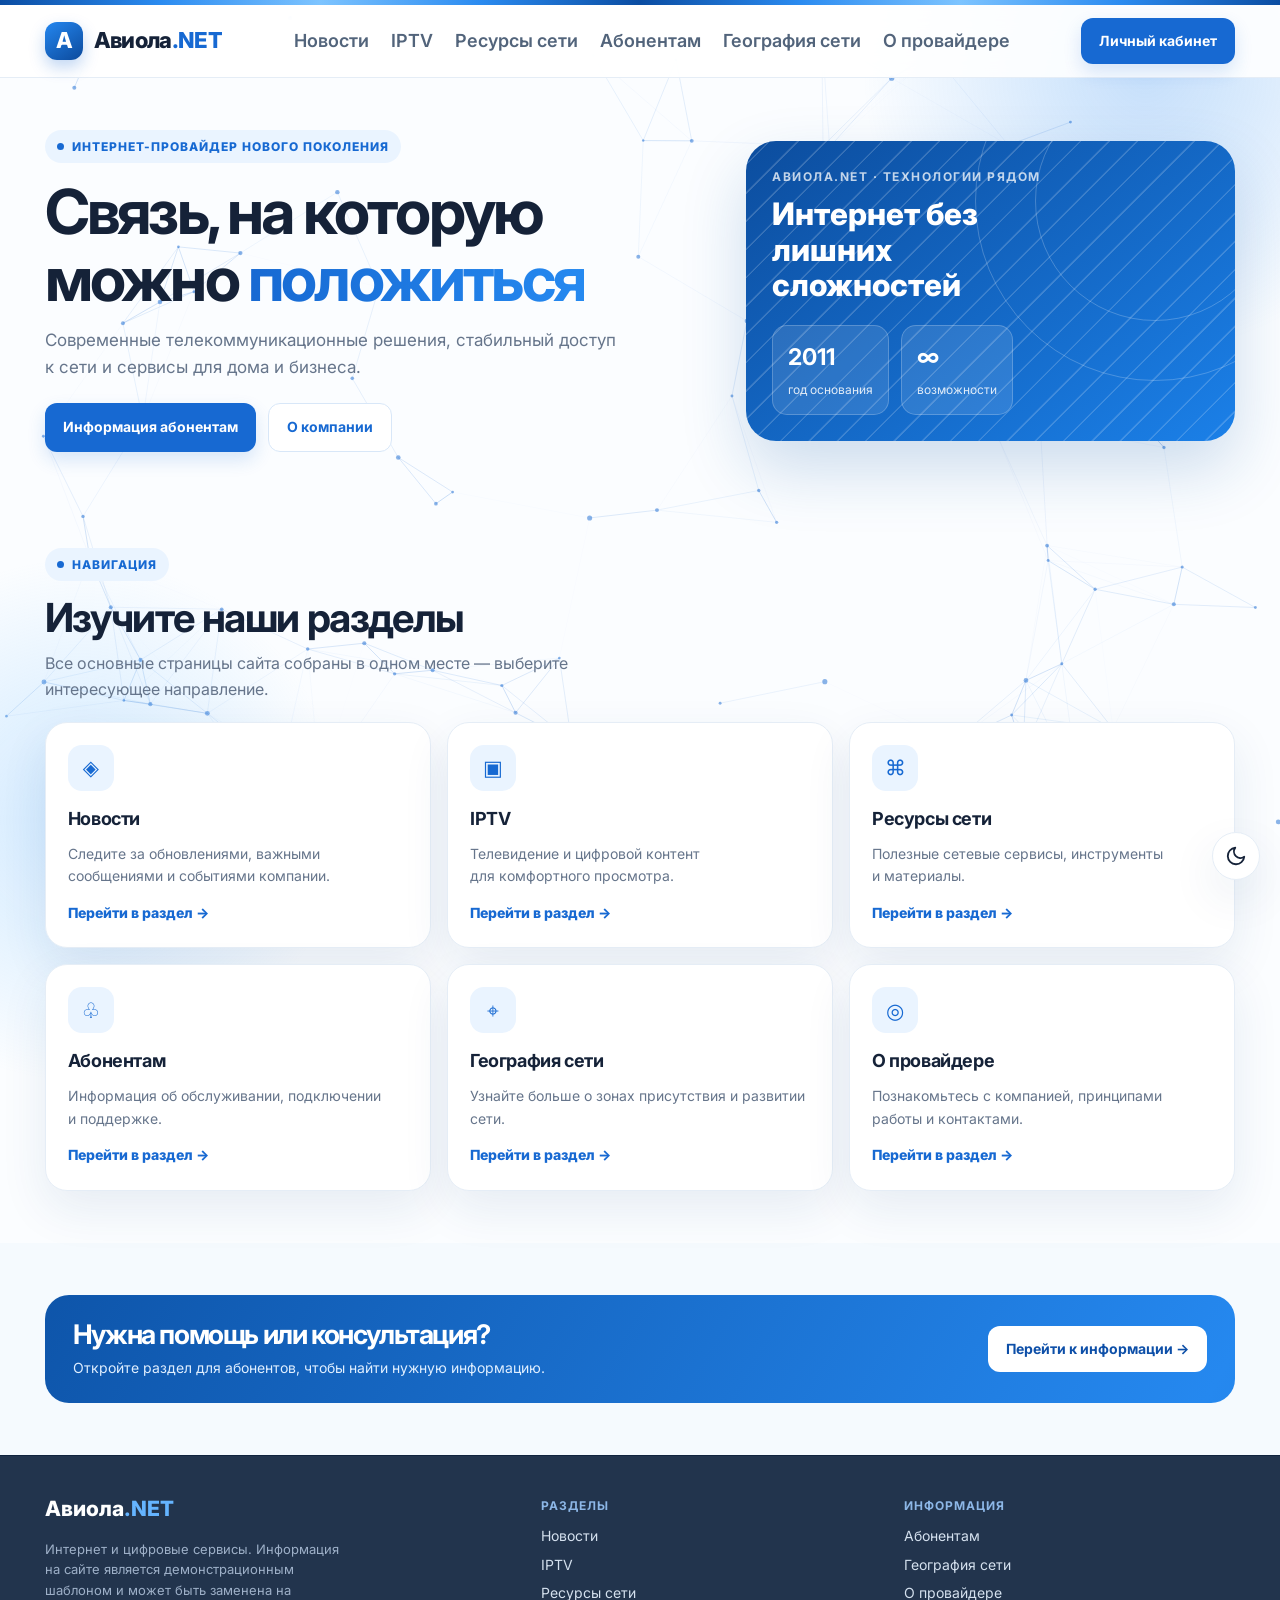
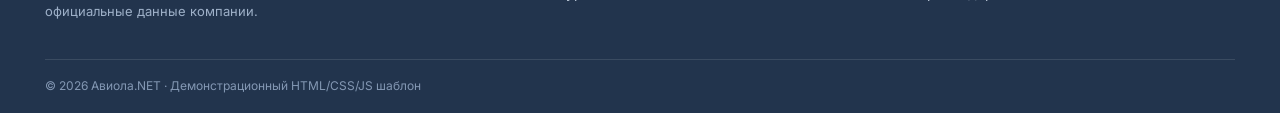
<file: index.html>
<!doctype html>
<html lang="ru">
<head>
  <meta charset="utf-8">
  <meta name="viewport" content="width=device-width, initial-scale=1">
  <meta name="description" content="Современные телекоммуникационные решения, стабильный доступ к сети и сервисы для дома и бизнеса.">
  <meta name="color-scheme" content="light dark">
  <meta name="theme-color" content="#fbfdff">
  <title>Авиола.NET — надёжная связь и цифровые возможности</title>
  <link rel="icon" href="assets/favicon.svg" type="image/svg+xml">
  <link rel="preconnect" href="https://fonts.googleapis.com">
  <link rel="preconnect" href="https://fonts.gstatic.com" crossorigin>
  <link rel="stylesheet" href="https://fonts.googleapis.com/css2?family=Inter:wght@400;500;600;700;800&display=swap">
  <link rel="stylesheet" href="assets/style.css">
  <!-- Ставим сохранённую тему до отрисовки страницы, чтобы не было мигания -->
  <script>
    document.documentElement.classList.add('js');
    try {
      var savedTheme = localStorage.getItem('aviola-theme');
      if (savedTheme === 'light' || savedTheme === 'dark') document.documentElement.dataset.theme = savedTheme;
    } catch (error) {}
  </script>
</head>
<body>
  <div class="topline"></div>

  <header class="site-header">
    <div class="container navbar">
      <a class="brand" href="index.html">
        <span class="brand-mark">А</span>
        <span class="brand-name">Авиола<span>.NET</span></span>
      </a>

      <nav class="site-nav" id="site-nav" aria-label="Основное меню">
        <a href="news.html">Новости</a>
        <a href="iptv.html">IPTV</a>
        <a href="resources.html">Ресурсы сети</a>
        <a href="subscribers.html">Абонентам</a>
        <a href="geography.html">География сети</a>
        <a href="about.html">О провайдере</a>
        <a class="nav-cta" href="#">Личный кабинет</a>
      </nav>

      <div class="nav-actions">
        <!-- ✏️ ЗАПОЛНИТЬ: вместо "#" вставьте адрес личного кабинета,
             например href="https://cabinet.example.ru". Ссылка встречается два раза:
             здесь и в меню выше (меню используется на телефоне). -->
        <a class="nav-cta" href="#">Личный кабинет</a>
        <button class="menu-toggle" type="button" aria-label="Открыть меню" aria-expanded="false" aria-controls="site-nav">☰</button>
      </div>
    </div>
    <div class="scroll-progress" aria-hidden="true"></div>
  </header>

  <main>
    <!-- ==============================================================
         ✏️ ЗАПОЛНЯТЬ ЗДЕСЬ — Главная, первый экран
         Бейдж <span class="eyebrow"> — маленькая надпись над заголовком.
         Заголовок <h1>: слово внутри <em>…</em> выделяется цветом.
         Абзац <p class="lead"> — короткое описание под заголовком.
         Кнопки <a class="button"> — меняйте текст и адрес в href.
         ============================================================== -->
    <section class="hero">
      <div class="container hero-grid">
        <div>
          <span class="eyebrow">Интернет-провайдер нового поколения</span>
          <h1>Связь, на&nbsp;которую можно <em>положиться</em></h1>
          <p class="lead">Современные телекоммуникационные решения, стабильный доступ к&nbsp;сети и&nbsp;сервисы для&nbsp;дома и&nbsp;бизнеса.</p>
          <div class="hero-actions">
            <a class="button" href="subscribers.html">Информация абонентам</a>
            <a class="button secondary" href="about.html">О&nbsp;компании</a>
          </div>
        </div>

        <div class="visual">
          <div class="signal"></div>
          <div class="visual-content">
            <!-- ✏️ ЗАПОЛНИТЬ: надпись, заголовок и цифры в синей карточке.
                 В каждой плашке <strong> — число, <small> — подпись под ним. -->
            <div class="visual-kicker">Авиола.NET · технологии рядом</div>
            <div class="visual-title">Интернет без лишних сложностей</div>
            <div class="stat-row">
              <div class="stat"><strong>2011</strong><small>год основания</small></div>
              <div class="stat"><strong>∞</strong><small>возможности</small></div>
            </div>
          </div>
        </div>
      </div>
    </section>

    <!-- ==============================================================
         ✏️ ЗАПОЛНЯТЬ ЗДЕСЬ — Главная, карточки разделов
         Заголовок секции и пояснение — в блоке section-head ниже.
         Каждая карточка <a class="card"> — один раздел: иконка, заголовок <h3>, текст <p>.
         Адрес перехода — в href. Новую карточку можно получить копированием целого блока <a class="card">…</a>.
         ============================================================== -->
    <section class="section">
      <div class="container">
        <div class="section-head" data-reveal>
          <div>
            <span class="eyebrow">Навигация</span>
            <h2>Изучите наши разделы</h2>
            <p>Все основные страницы сайта собраны в&nbsp;одном месте — выберите интересующее направление.</p>
          </div>
        </div>

        <div class="cards">
          <a class="card" href="news.html" data-reveal>
            <div class="iconbox">◈</div>
            <h3>Новости</h3>
            <p>Следите за&nbsp;обновлениями, важными сообщениями и&nbsp;событиями компании.</p>
            <span class="arrowlink">Перейти в&nbsp;раздел →</span>
          </a>
          <a class="card" href="iptv.html" data-reveal>
            <div class="iconbox">▣</div>
            <h3>IPTV</h3>
            <p>Телевидение и&nbsp;цифровой контент для&nbsp;комфортного просмотра.</p>
            <span class="arrowlink">Перейти в&nbsp;раздел →</span>
          </a>
          <a class="card" href="resources.html" data-reveal>
            <div class="iconbox">⌘</div>
            <h3>Ресурсы сети</h3>
            <p>Полезные сетевые сервисы, инструменты и&nbsp;материалы.</p>
            <span class="arrowlink">Перейти в&nbsp;раздел →</span>
          </a>
          <a class="card" href="subscribers.html" data-reveal>
            <div class="iconbox">♧</div>
            <h3>Абонентам</h3>
            <p>Информация об&nbsp;обслуживании, подключении и&nbsp;поддержке.</p>
            <span class="arrowlink">Перейти в&nbsp;раздел →</span>
          </a>
          <a class="card" href="geography.html" data-reveal>
            <div class="iconbox">⌖</div>
            <h3>География сети</h3>
            <p>Узнайте больше о&nbsp;зонах присутствия и&nbsp;развитии сети.</p>
            <span class="arrowlink">Перейти в&nbsp;раздел →</span>
          </a>
          <a class="card" href="about.html" data-reveal>
            <div class="iconbox">◎</div>
            <h3>О провайдере</h3>
            <p>Познакомьтесь с&nbsp;компанией, принципами работы и&nbsp;контактами.</p>
            <span class="arrowlink">Перейти в&nbsp;раздел →</span>
          </a>
        </div>
      </div>
    </section>

    <!-- ==============================================================
         ✏️ ЗАПОЛНЯТЬ ЗДЕСЬ — Главная, нижний синий блок
         Заголовок <h2>, текст <p> и кнопка с адресом перехода в href.
         ============================================================== -->
    <section class="section soft">
      <div class="container">
        <div class="callout" data-reveal>
          <div>
            <h2>Нужна помощь или консультация?</h2>
            <p>Откройте раздел для&nbsp;абонентов, чтобы найти нужную информацию.</p>
          </div>
          <a class="button" href="subscribers.html">Перейти к&nbsp;информации →</a>
        </div>
      </div>
    </section>
  </main>

  <footer class="site-footer">
    <div class="container">
      <div class="footer-grid">
        <div>
          <div class="footer-brand">Авиола<span>.NET</span></div>
          <!-- ✏️ ЗАПОЛНИТЬ: короткое описание компании в подвале (замените текст ниже) -->
          <p class="footer-note">Интернет и цифровые сервисы. Информация на сайте является демонстрационным шаблоном и может быть заменена на официальные данные компании.</p>
        </div>
        <!-- ✏️ Ссылки подвала: меняйте текст между <a> и </a> или адрес в href -->
        <div class="footer-col">
          <h4>Разделы</h4>
          <a href="news.html">Новости</a>
          <a href="iptv.html">IPTV</a>
          <a href="resources.html">Ресурсы сети</a>
        </div>
        <div class="footer-col">
          <h4>Информация</h4>
          <a href="subscribers.html">Абонентам</a>
          <a href="geography.html">География сети</a>
          <a href="about.html">О провайдере</a>
        </div>
      </div>
      <!-- ✏️ ЗАПОЛНИТЬ: строка копирайта (год, название, реквизиты) -->
      <div class="copyright">© 2026 Авиола.NET · Демонстрационный HTML/CSS/JS шаблон</div>
    </div>
  </footer>

  <script src="assets/script.js"></script>
</body>
</html>
</file>
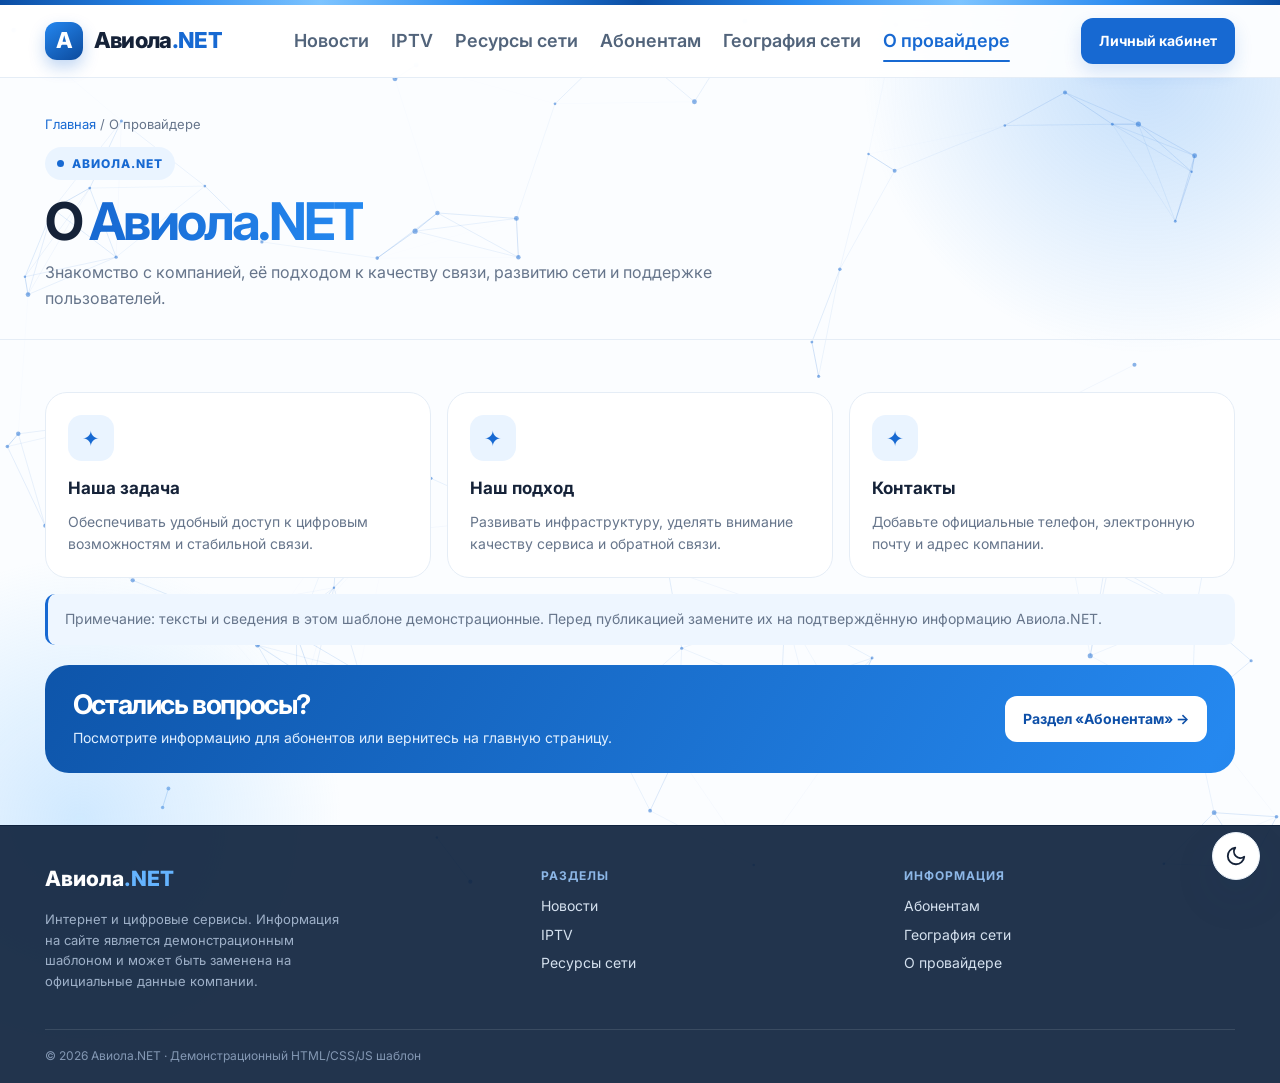
<file: about.html>
<!doctype html>
<html lang="ru">
<head>
  <meta charset="utf-8">
  <meta name="viewport" content="width=device-width, initial-scale=1">
  <meta name="description" content="Знакомство с компанией, её подходом к качеству связи, развитию сети и поддержке пользователей.">
  <meta name="color-scheme" content="light dark">
  <meta name="theme-color" content="#fbfdff">
  <title>О провайдере — Авиола.NET</title>
  <link rel="icon" href="assets/favicon.svg" type="image/svg+xml">
  <link rel="preconnect" href="https://fonts.googleapis.com">
  <link rel="preconnect" href="https://fonts.gstatic.com" crossorigin>
  <link rel="stylesheet" href="https://fonts.googleapis.com/css2?family=Inter:wght@400;500;600;700;800&display=swap">
  <link rel="stylesheet" href="assets/style.css">
  <!-- Ставим сохранённую тему до отрисовки страницы, чтобы не было мигания -->
  <script>
    document.documentElement.classList.add('js');
    try {
      var savedTheme = localStorage.getItem('aviola-theme');
      if (savedTheme === 'light' || savedTheme === 'dark') document.documentElement.dataset.theme = savedTheme;
    } catch (error) {}
  </script>
</head>
<body>
  <div class="topline"></div>

  <header class="site-header">
    <div class="container navbar">
      <a class="brand" href="index.html">
        <span class="brand-mark">А</span>
        <span class="brand-name">Авиола<span>.NET</span></span>
      </a>

      <nav class="site-nav" id="site-nav" aria-label="Основное меню">
        <a href="news.html">Новости</a>
        <a href="iptv.html">IPTV</a>
        <a href="resources.html">Ресурсы сети</a>
        <a href="subscribers.html">Абонентам</a>
        <a href="geography.html">География сети</a>
        <a href="about.html" aria-current="page">О провайдере</a>
        <a class="nav-cta" href="#">Личный кабинет</a>
      </nav>

      <div class="nav-actions">
        <!-- ✏️ ЗАПОЛНИТЬ: вместо "#" вставьте адрес личного кабинета,
             например href="https://cabinet.example.ru". Ссылка встречается два раза:
             здесь и в меню выше (меню используется на телефоне). -->
        <a class="nav-cta" href="#">Личный кабинет</a>
        <button class="menu-toggle" type="button" aria-label="Открыть меню" aria-expanded="false" aria-controls="site-nav">☰</button>
      </div>
    </div>
    <div class="scroll-progress" aria-hidden="true"></div>
  </header>

  <main>
    <!-- ==============================================================
         ✏️ ЗАПОЛНЯТЬ ЗДЕСЬ — О провайдере, шапка страницы
         Заголовок <h1> (слово в <em> выделяется цветом) и абзац под ним — краткое описание раздела.
         ============================================================== -->
    <section class="page-hero">
      <div class="container">
        <div class="breadcrumb"><a href="index.html">Главная</a> / О провайдере</div>
        <span class="eyebrow">Авиола.NET</span>
        <h1>О&nbsp;<em>Авиола.NET</em></h1>
        <p>Знакомство с&nbsp;компанией, её подходом к&nbsp;качеству связи, развитию сети и&nbsp;поддержке пользователей.</p>
      </div>
    </section>

    <section class="section">
      <div class="container">
        <!-- ==============================================================
             ✏️ ЗАПОЛНЯТЬ ЗДЕСЬ — О провайдере, карточки
             История компании, принципы работы, контакты: телефон, e-mail, адрес.
             Одна карточка — одна тема: заголовок в <h3>, текст в <p>.
             Иконку ✦ можно заменить на любой символ или эмодзи.
             Карточки идут по три в ряд, лишние переносятся на новую строку сами.
             &nbsp; в тексте — неразрывный пробел (чтобы предлог не оставался в конце строки). Можно писать и обычным пробелом.
             ============================================================== -->
        <div class="info-grid">
          <article class="info-card" data-reveal>
            <div class="iconbox">✦</div>
            <h3>Наша задача</h3>
            <p>Обеспечивать удобный доступ к&nbsp;цифровым возможностям и&nbsp;стабильной связи.</p>
          </article>
          <article class="info-card" data-reveal>
            <div class="iconbox">✦</div>
            <h3>Наш подход</h3>
            <p>Развивать инфраструктуру, уделять внимание качеству сервиса и&nbsp;обратной связи.</p>
          </article>
          <article class="info-card" data-reveal>
            <div class="iconbox">✦</div>
            <h3>Контакты</h3>
            <p>Добавьте официальные телефон, электронную почту и&nbsp;адрес компании.</p>
          </article>
        </div>

        <!-- ✏️ Серая плашка-примечание: когда замените все тексты настоящими, удалите весь блок notice -->
        <div class="notice" data-reveal>Примечание: тексты и&nbsp;сведения в&nbsp;этом шаблоне демонстрационные. Перед публикацией замените их на&nbsp;подтверждённую информацию Авиола.NET.</div>

        <!-- ✏️ Синий блок внизу: заголовок <h2>, текст <p>, кнопка (адрес в href) -->
        <div class="callout" data-reveal>
          <div>
            <h2>Остались вопросы?</h2>
            <p>Посмотрите информацию для&nbsp;абонентов или&nbsp;вернитесь на&nbsp;главную страницу.</p>
          </div>
          <a class="button" href="subscribers.html">Раздел «Абонентам»&nbsp;→</a>
        </div>
      </div>
    </section>
  </main>

  <footer class="site-footer">
    <div class="container">
      <div class="footer-grid">
        <div>
          <div class="footer-brand">Авиола<span>.NET</span></div>
          <!-- ✏️ ЗАПОЛНИТЬ: короткое описание компании в подвале (замените текст ниже) -->
          <p class="footer-note">Интернет и цифровые сервисы. Информация на сайте является демонстрационным шаблоном и может быть заменена на официальные данные компании.</p>
        </div>
        <!-- ✏️ Ссылки подвала: меняйте текст между <a> и </a> или адрес в href -->
        <div class="footer-col">
          <h4>Разделы</h4>
          <a href="news.html">Новости</a>
          <a href="iptv.html">IPTV</a>
          <a href="resources.html">Ресурсы сети</a>
        </div>
        <div class="footer-col">
          <h4>Информация</h4>
          <a href="subscribers.html">Абонентам</a>
          <a href="geography.html">География сети</a>
          <a href="about.html">О провайдере</a>
        </div>
      </div>
      <!-- ✏️ ЗАПОЛНИТЬ: строка копирайта (год, название, реквизиты) -->
      <div class="copyright">© 2026 Авиола.NET · Демонстрационный HTML/CSS/JS шаблон</div>
    </div>
  </footer>

  <script src="assets/script.js"></script>
</body>
</html>
</file>
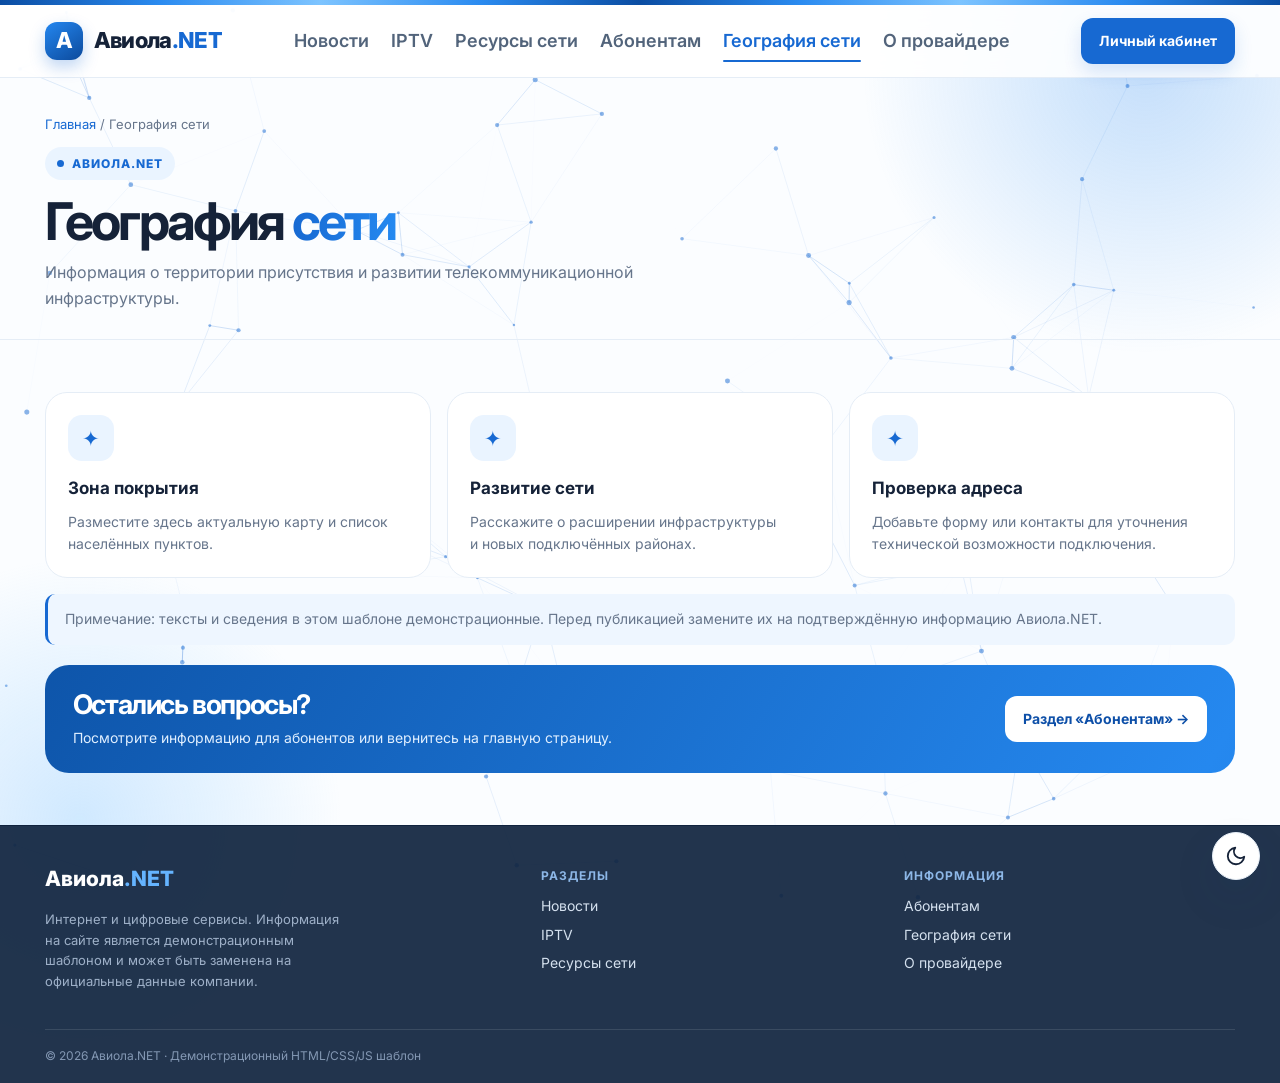
<file: geography.html>
<!doctype html>
<html lang="ru">
<head>
  <meta charset="utf-8">
  <meta name="viewport" content="width=device-width, initial-scale=1">
  <meta name="description" content="Информация о территории присутствия и развитии телекоммуникационной инфраструктуры.">
  <meta name="color-scheme" content="light dark">
  <meta name="theme-color" content="#fbfdff">
  <title>География сети — Авиола.NET</title>
  <link rel="icon" href="assets/favicon.svg" type="image/svg+xml">
  <link rel="preconnect" href="https://fonts.googleapis.com">
  <link rel="preconnect" href="https://fonts.gstatic.com" crossorigin>
  <link rel="stylesheet" href="https://fonts.googleapis.com/css2?family=Inter:wght@400;500;600;700;800&display=swap">
  <link rel="stylesheet" href="assets/style.css">
  <!-- Ставим сохранённую тему до отрисовки страницы, чтобы не было мигания -->
  <script>
    document.documentElement.classList.add('js');
    try {
      var savedTheme = localStorage.getItem('aviola-theme');
      if (savedTheme === 'light' || savedTheme === 'dark') document.documentElement.dataset.theme = savedTheme;
    } catch (error) {}
  </script>
</head>
<body>
  <div class="topline"></div>

  <header class="site-header">
    <div class="container navbar">
      <a class="brand" href="index.html">
        <span class="brand-mark">А</span>
        <span class="brand-name">Авиола<span>.NET</span></span>
      </a>

      <nav class="site-nav" id="site-nav" aria-label="Основное меню">
        <a href="news.html">Новости</a>
        <a href="iptv.html">IPTV</a>
        <a href="resources.html">Ресурсы сети</a>
        <a href="subscribers.html">Абонентам</a>
        <a href="geography.html" aria-current="page">География сети</a>
        <a href="about.html">О провайдере</a>
        <a class="nav-cta" href="#">Личный кабинет</a>
      </nav>

      <div class="nav-actions">
        <!-- ✏️ ЗАПОЛНИТЬ: вместо "#" вставьте адрес личного кабинета,
             например href="https://cabinet.example.ru". Ссылка встречается два раза:
             здесь и в меню выше (меню используется на телефоне). -->
        <a class="nav-cta" href="#">Личный кабинет</a>
        <button class="menu-toggle" type="button" aria-label="Открыть меню" aria-expanded="false" aria-controls="site-nav">☰</button>
      </div>
    </div>
    <div class="scroll-progress" aria-hidden="true"></div>
  </header>

  <main>
    <!-- ==============================================================
         ✏️ ЗАПОЛНЯТЬ ЗДЕСЬ — География сети, шапка страницы
         Заголовок <h1> (слово в <em> выделяется цветом) и абзац под ним — краткое описание раздела.
         ============================================================== -->
    <section class="page-hero">
      <div class="container">
        <div class="breadcrumb"><a href="index.html">Главная</a> / География сети</div>
        <span class="eyebrow">Авиола.NET</span>
        <h1>География <em>сети</em></h1>
        <p>Информация о&nbsp;территории присутствия и&nbsp;развитии телекоммуникационной инфраструктуры.</p>
      </div>
    </section>

    <section class="section">
      <div class="container">
        <!-- ==============================================================
             ✏️ ЗАПОЛНЯТЬ ЗДЕСЬ — География сети, карточки
             Список районов и улиц, где доступно подключение, новые зоны покрытия.
             Одна карточка — одна тема: заголовок в <h3>, текст в <p>.
             Иконку ✦ можно заменить на любой символ или эмодзи.
             Карточки идут по три в ряд, лишние переносятся на новую строку сами.
             &nbsp; в тексте — неразрывный пробел (чтобы предлог не оставался в конце строки). Можно писать и обычным пробелом.
             ============================================================== -->
        <div class="info-grid">
          <article class="info-card" data-reveal>
            <div class="iconbox">✦</div>
            <h3>Зона покрытия</h3>
            <p>Разместите здесь актуальную карту и&nbsp;список населённых пунктов.</p>
          </article>
          <article class="info-card" data-reveal>
            <div class="iconbox">✦</div>
            <h3>Развитие сети</h3>
            <p>Расскажите о&nbsp;расширении инфраструктуры и&nbsp;новых подключённых районах.</p>
          </article>
          <article class="info-card" data-reveal>
            <div class="iconbox">✦</div>
            <h3>Проверка адреса</h3>
            <p>Добавьте форму или&nbsp;контакты для&nbsp;уточнения технической возможности подключения.</p>
          </article>
        </div>

        <!-- ✏️ Серая плашка-примечание: когда замените все тексты настоящими, удалите весь блок notice -->
        <div class="notice" data-reveal>Примечание: тексты и&nbsp;сведения в&nbsp;этом шаблоне демонстрационные. Перед публикацией замените их на&nbsp;подтверждённую информацию Авиола.NET.</div>

        <!-- ✏️ Синий блок внизу: заголовок <h2>, текст <p>, кнопка (адрес в href) -->
        <div class="callout" data-reveal>
          <div>
            <h2>Остались вопросы?</h2>
            <p>Посмотрите информацию для&nbsp;абонентов или&nbsp;вернитесь на&nbsp;главную страницу.</p>
          </div>
          <a class="button" href="subscribers.html">Раздел «Абонентам»&nbsp;→</a>
        </div>
      </div>
    </section>
  </main>

  <footer class="site-footer">
    <div class="container">
      <div class="footer-grid">
        <div>
          <div class="footer-brand">Авиола<span>.NET</span></div>
          <!-- ✏️ ЗАПОЛНИТЬ: короткое описание компании в подвале (замените текст ниже) -->
          <p class="footer-note">Интернет и цифровые сервисы. Информация на сайте является демонстрационным шаблоном и может быть заменена на официальные данные компании.</p>
        </div>
        <!-- ✏️ Ссылки подвала: меняйте текст между <a> и </a> или адрес в href -->
        <div class="footer-col">
          <h4>Разделы</h4>
          <a href="news.html">Новости</a>
          <a href="iptv.html">IPTV</a>
          <a href="resources.html">Ресурсы сети</a>
        </div>
        <div class="footer-col">
          <h4>Информация</h4>
          <a href="subscribers.html">Абонентам</a>
          <a href="geography.html">География сети</a>
          <a href="about.html">О провайдере</a>
        </div>
      </div>
      <!-- ✏️ ЗАПОЛНИТЬ: строка копирайта (год, название, реквизиты) -->
      <div class="copyright">© 2026 Авиола.NET · Демонстрационный HTML/CSS/JS шаблон</div>
    </div>
  </footer>

  <script src="assets/script.js"></script>
</body>
</html>
</file>
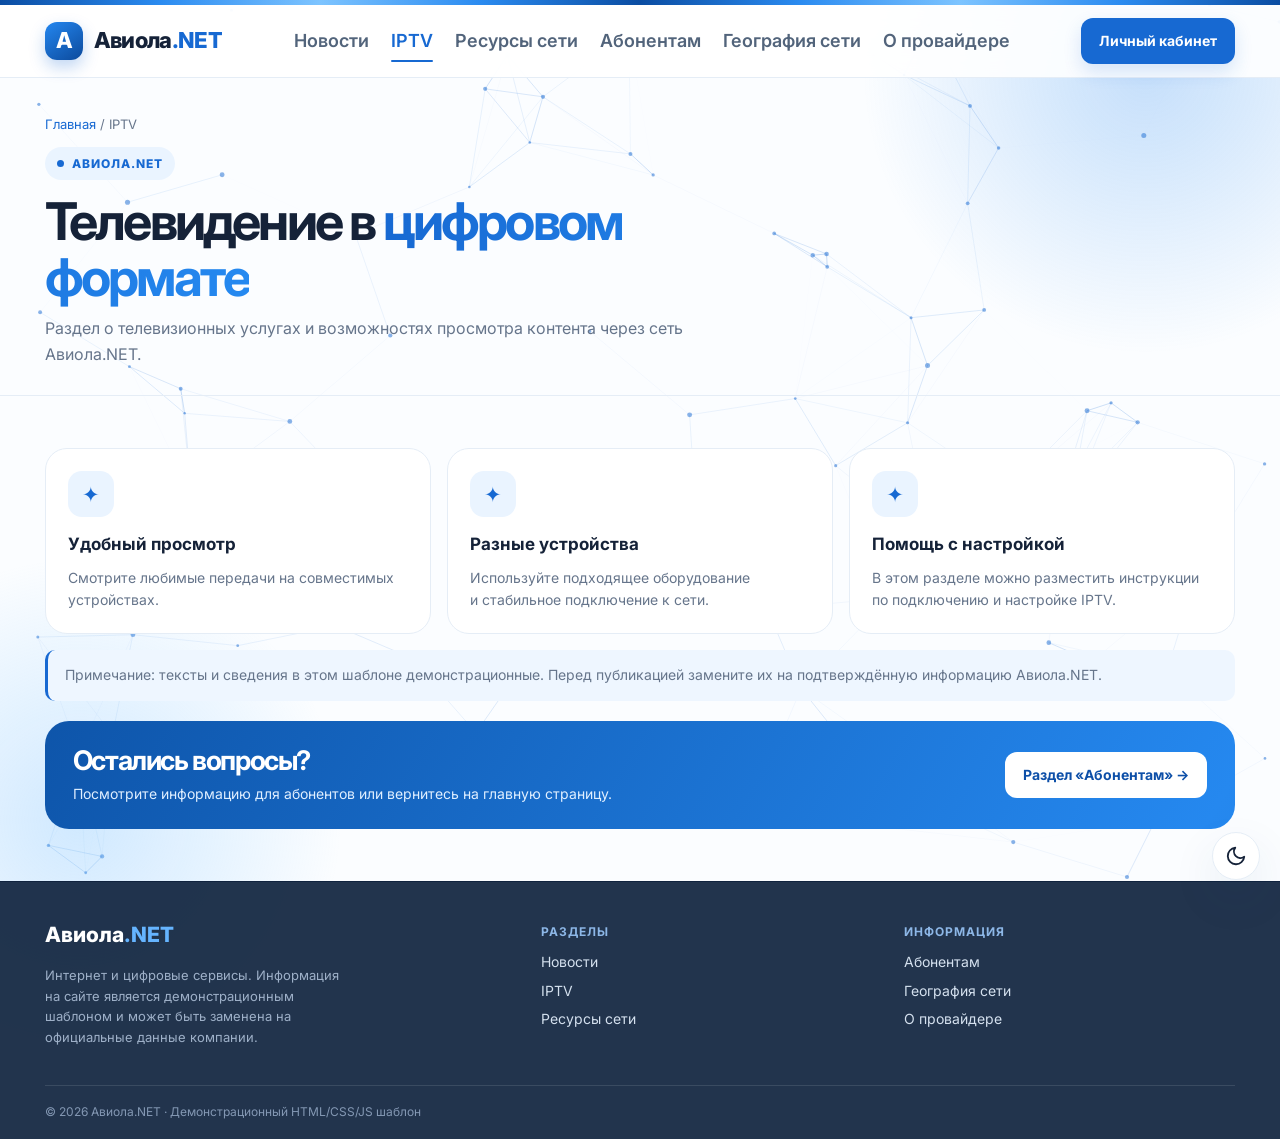
<file: iptv.html>
<!doctype html>
<html lang="ru">
<head>
  <meta charset="utf-8">
  <meta name="viewport" content="width=device-width, initial-scale=1">
  <meta name="description" content="Раздел о телевизионных услугах и возможностях просмотра контента через сеть Авиола.NET.">
  <meta name="color-scheme" content="light dark">
  <meta name="theme-color" content="#fbfdff">
  <title>IPTV — Авиола.NET</title>
  <link rel="icon" href="assets/favicon.svg" type="image/svg+xml">
  <link rel="preconnect" href="https://fonts.googleapis.com">
  <link rel="preconnect" href="https://fonts.gstatic.com" crossorigin>
  <link rel="stylesheet" href="https://fonts.googleapis.com/css2?family=Inter:wght@400;500;600;700;800&display=swap">
  <link rel="stylesheet" href="assets/style.css">
  <!-- Ставим сохранённую тему до отрисовки страницы, чтобы не было мигания -->
  <script>
    document.documentElement.classList.add('js');
    try {
      var savedTheme = localStorage.getItem('aviola-theme');
      if (savedTheme === 'light' || savedTheme === 'dark') document.documentElement.dataset.theme = savedTheme;
    } catch (error) {}
  </script>
</head>
<body>
  <div class="topline"></div>

  <header class="site-header">
    <div class="container navbar">
      <a class="brand" href="index.html">
        <span class="brand-mark">А</span>
        <span class="brand-name">Авиола<span>.NET</span></span>
      </a>

      <nav class="site-nav" id="site-nav" aria-label="Основное меню">
        <a href="news.html">Новости</a>
        <a href="iptv.html" aria-current="page">IPTV</a>
        <a href="resources.html">Ресурсы сети</a>
        <a href="subscribers.html">Абонентам</a>
        <a href="geography.html">География сети</a>
        <a href="about.html">О провайдере</a>
        <a class="nav-cta" href="#">Личный кабинет</a>
      </nav>

      <div class="nav-actions">
        <!-- ✏️ ЗАПОЛНИТЬ: вместо "#" вставьте адрес личного кабинета,
             например href="https://cabinet.example.ru". Ссылка встречается два раза:
             здесь и в меню выше (меню используется на телефоне). -->
        <a class="nav-cta" href="#">Личный кабинет</a>
        <button class="menu-toggle" type="button" aria-label="Открыть меню" aria-expanded="false" aria-controls="site-nav">☰</button>
      </div>
    </div>
    <div class="scroll-progress" aria-hidden="true"></div>
  </header>

  <main>
    <!-- ==============================================================
         ✏️ ЗАПОЛНЯТЬ ЗДЕСЬ — IPTV, шапка страницы
         Заголовок <h1> (слово в <em> выделяется цветом) и абзац под ним — краткое описание раздела.
         ============================================================== -->
    <section class="page-hero">
      <div class="container">
        <div class="breadcrumb"><a href="index.html">Главная</a> / IPTV</div>
        <span class="eyebrow">Авиола.NET</span>
        <h1>Телевидение в&nbsp;<em>цифровом формате</em></h1>
        <p>Раздел о&nbsp;телевизионных услугах и&nbsp;возможностях просмотра контента через сеть Авиола.NET.</p>
      </div>
    </section>

    <section class="section">
      <div class="container">
        <!-- ==============================================================
             ✏️ ЗАПОЛНЯТЬ ЗДЕСЬ — IPTV, карточки
             Опишите пакеты каналов, стоимость, нужное оборудование и инструкции по настройке.
             Одна карточка — одна тема: заголовок в <h3>, текст в <p>.
             Иконку ✦ можно заменить на любой символ или эмодзи.
             Карточки идут по три в ряд, лишние переносятся на новую строку сами.
             &nbsp; в тексте — неразрывный пробел (чтобы предлог не оставался в конце строки). Можно писать и обычным пробелом.
             ============================================================== -->
        <div class="info-grid">
          <article class="info-card" data-reveal>
            <div class="iconbox">✦</div>
            <h3>Удобный просмотр</h3>
            <p>Смотрите любимые передачи на&nbsp;совместимых устройствах.</p>
          </article>
          <article class="info-card" data-reveal>
            <div class="iconbox">✦</div>
            <h3>Разные устройства</h3>
            <p>Используйте подходящее оборудование и&nbsp;стабильное подключение к&nbsp;сети.</p>
          </article>
          <article class="info-card" data-reveal>
            <div class="iconbox">✦</div>
            <h3>Помощь с настройкой</h3>
            <p>В&nbsp;этом разделе можно разместить инструкции по&nbsp;подключению и&nbsp;настройке IPTV.</p>
          </article>
        </div>

        <!-- ✏️ Серая плашка-примечание: когда замените все тексты настоящими, удалите весь блок notice -->
        <div class="notice" data-reveal>Примечание: тексты и&nbsp;сведения в&nbsp;этом шаблоне демонстрационные. Перед публикацией замените их на&nbsp;подтверждённую информацию Авиола.NET.</div>

        <!-- ✏️ Синий блок внизу: заголовок <h2>, текст <p>, кнопка (адрес в href) -->
        <div class="callout" data-reveal>
          <div>
            <h2>Остались вопросы?</h2>
            <p>Посмотрите информацию для&nbsp;абонентов или&nbsp;вернитесь на&nbsp;главную страницу.</p>
          </div>
          <a class="button" href="subscribers.html">Раздел «Абонентам»&nbsp;→</a>
        </div>
      </div>
    </section>
  </main>

  <footer class="site-footer">
    <div class="container">
      <div class="footer-grid">
        <div>
          <div class="footer-brand">Авиола<span>.NET</span></div>
          <!-- ✏️ ЗАПОЛНИТЬ: короткое описание компании в подвале (замените текст ниже) -->
          <p class="footer-note">Интернет и цифровые сервисы. Информация на сайте является демонстрационным шаблоном и может быть заменена на официальные данные компании.</p>
        </div>
        <!-- ✏️ Ссылки подвала: меняйте текст между <a> и </a> или адрес в href -->
        <div class="footer-col">
          <h4>Разделы</h4>
          <a href="news.html">Новости</a>
          <a href="iptv.html">IPTV</a>
          <a href="resources.html">Ресурсы сети</a>
        </div>
        <div class="footer-col">
          <h4>Информация</h4>
          <a href="subscribers.html">Абонентам</a>
          <a href="geography.html">География сети</a>
          <a href="about.html">О провайдере</a>
        </div>
      </div>
      <!-- ✏️ ЗАПОЛНИТЬ: строка копирайта (год, название, реквизиты) -->
      <div class="copyright">© 2026 Авиола.NET · Демонстрационный HTML/CSS/JS шаблон</div>
    </div>
  </footer>

  <script src="assets/script.js"></script>
</body>
</html>
</file>
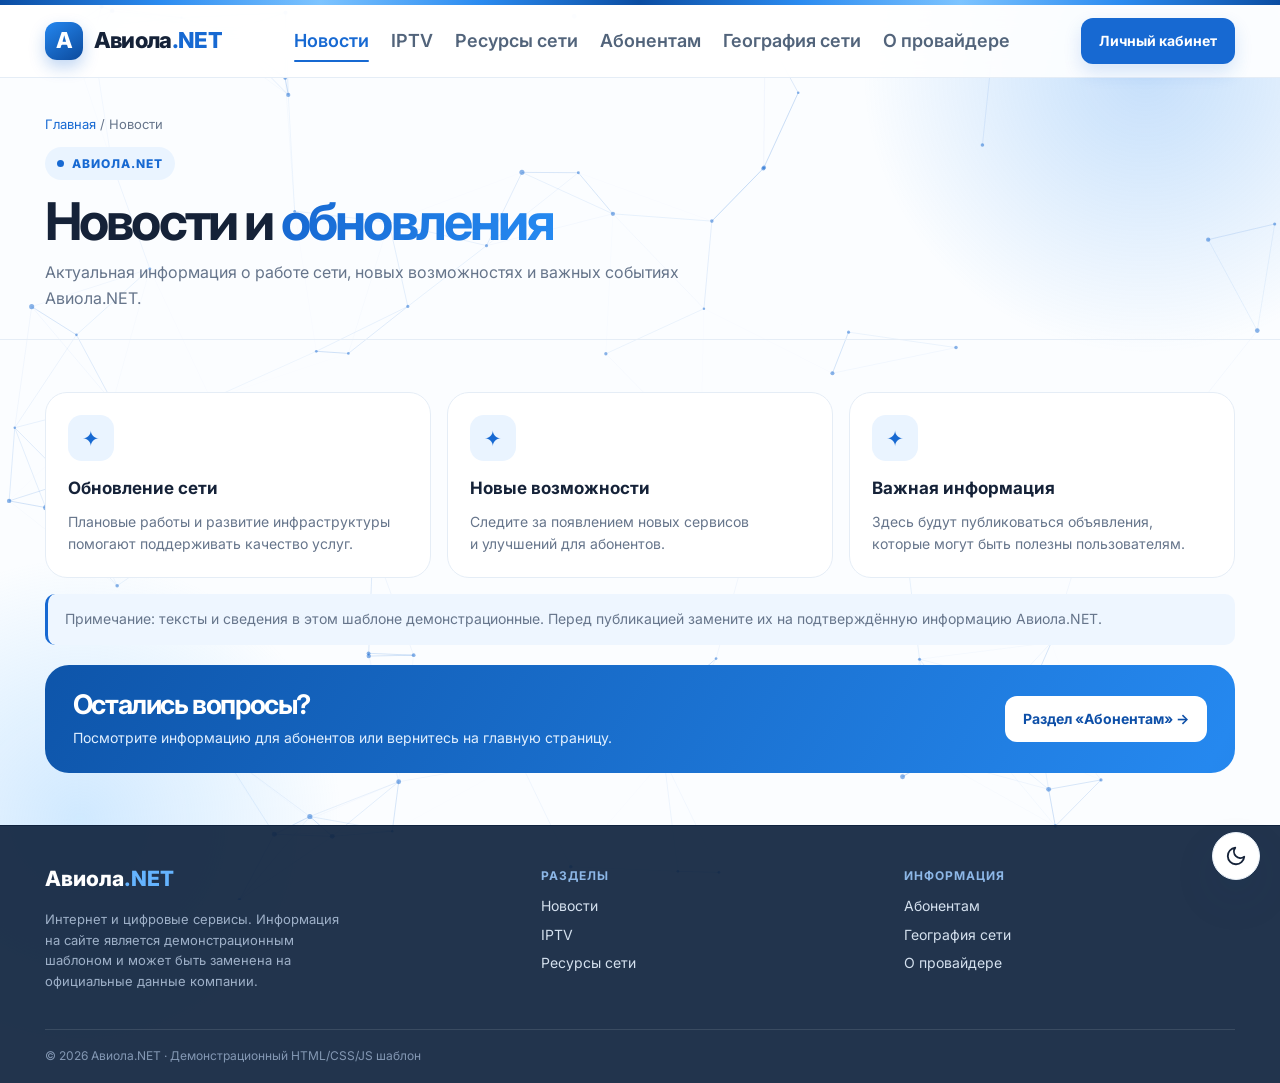
<file: news.html>
<!doctype html>
<html lang="ru">
<head>
  <meta charset="utf-8">
  <meta name="viewport" content="width=device-width, initial-scale=1">
  <meta name="description" content="Актуальная информация о работе сети, новых возможностях и важных событиях Авиола.NET.">
  <meta name="color-scheme" content="light dark">
  <meta name="theme-color" content="#fbfdff">
  <title>Новости — Авиола.NET</title>
  <link rel="icon" href="assets/favicon.svg" type="image/svg+xml">
  <link rel="preconnect" href="https://fonts.googleapis.com">
  <link rel="preconnect" href="https://fonts.gstatic.com" crossorigin>
  <link rel="stylesheet" href="https://fonts.googleapis.com/css2?family=Inter:wght@400;500;600;700;800&display=swap">
  <link rel="stylesheet" href="assets/style.css">
  <!-- Ставим сохранённую тему до отрисовки страницы, чтобы не было мигания -->
  <script>
    document.documentElement.classList.add('js');
    try {
      var savedTheme = localStorage.getItem('aviola-theme');
      if (savedTheme === 'light' || savedTheme === 'dark') document.documentElement.dataset.theme = savedTheme;
    } catch (error) {}
  </script>
</head>
<body>
  <div class="topline"></div>

  <header class="site-header">
    <div class="container navbar">
      <a class="brand" href="index.html">
        <span class="brand-mark">А</span>
        <span class="brand-name">Авиола<span>.NET</span></span>
      </a>

      <nav class="site-nav" id="site-nav" aria-label="Основное меню">
        <a href="news.html" aria-current="page">Новости</a>
        <a href="iptv.html">IPTV</a>
        <a href="resources.html">Ресурсы сети</a>
        <a href="subscribers.html">Абонентам</a>
        <a href="geography.html">География сети</a>
        <a href="about.html">О провайдере</a>
        <a class="nav-cta" href="#">Личный кабинет</a>
      </nav>

      <div class="nav-actions">
        <!-- ✏️ ЗАПОЛНИТЬ: вместо "#" вставьте адрес личного кабинета,
             например href="https://cabinet.example.ru". Ссылка встречается два раза:
             здесь и в меню выше (меню используется на телефоне). -->
        <a class="nav-cta" href="#">Личный кабинет</a>
        <button class="menu-toggle" type="button" aria-label="Открыть меню" aria-expanded="false" aria-controls="site-nav">☰</button>
      </div>
    </div>
    <div class="scroll-progress" aria-hidden="true"></div>
  </header>

  <main>
    <!-- ==============================================================
         ✏️ ЗАПОЛНЯТЬ ЗДЕСЬ — Новости, шапка страницы
         Заголовок <h1> (слово в <em> выделяется цветом) и абзац под ним — краткое описание раздела.
         ============================================================== -->
    <section class="page-hero">
      <div class="container">
        <div class="breadcrumb"><a href="index.html">Главная</a> / Новости</div>
        <span class="eyebrow">Авиола.NET</span>
        <h1>Новости и&nbsp;<em>обновления</em></h1>
        <p>Актуальная информация о&nbsp;работе сети, новых возможностях и&nbsp;важных событиях Авиола.NET.</p>
      </div>
    </section>

    <section class="section">
      <div class="container">
        <!-- ==============================================================
             ✏️ ЗАПОЛНЯТЬ ЗДЕСЬ — Новости, карточки
             Каждая карточка — одна новость: заголовок в <h3>, текст в <p>.
             Дату удобно писать в начале текста, например: «04.11.2026. Текст новости…».
             Чтобы добавить новость, скопируйте целиком блок <article>…</article> и вставьте его ПЕРЕД старыми.
             Иконку ✦ можно заменить на любой символ или эмодзи.
             Карточки идут по три в ряд, лишние переносятся на новую строку сами.
             &nbsp; в тексте — неразрывный пробел (чтобы предлог не оставался в конце строки). Можно писать и обычным пробелом.
             ============================================================== -->
        <div class="info-grid">
          <article class="info-card" data-reveal>
            <div class="iconbox">✦</div>
            <h3>Обновление сети</h3>
            <p>Плановые работы и&nbsp;развитие инфраструктуры помогают поддерживать качество услуг.</p>
          </article>
          <article class="info-card" data-reveal>
            <div class="iconbox">✦</div>
            <h3>Новые возможности</h3>
            <p>Следите за&nbsp;появлением новых сервисов и&nbsp;улучшений для&nbsp;абонентов.</p>
          </article>
          <article class="info-card" data-reveal>
            <div class="iconbox">✦</div>
            <h3>Важная информация</h3>
            <p>Здесь будут публиковаться объявления, которые могут быть полезны пользователям.</p>
          </article>
        </div>

        <!-- ✏️ Серая плашка-примечание: когда замените все тексты настоящими, удалите весь блок notice -->
        <div class="notice" data-reveal>Примечание: тексты и&nbsp;сведения в&nbsp;этом шаблоне демонстрационные. Перед публикацией замените их на&nbsp;подтверждённую информацию Авиола.NET.</div>

        <!-- ✏️ Синий блок внизу: заголовок <h2>, текст <p>, кнопка (адрес в href) -->
        <div class="callout" data-reveal>
          <div>
            <h2>Остались вопросы?</h2>
            <p>Посмотрите информацию для&nbsp;абонентов или&nbsp;вернитесь на&nbsp;главную страницу.</p>
          </div>
          <a class="button" href="subscribers.html">Раздел «Абонентам»&nbsp;→</a>
        </div>
      </div>
    </section>
  </main>

  <footer class="site-footer">
    <div class="container">
      <div class="footer-grid">
        <div>
          <div class="footer-brand">Авиола<span>.NET</span></div>
          <!-- ✏️ ЗАПОЛНИТЬ: короткое описание компании в подвале (замените текст ниже) -->
          <p class="footer-note">Интернет и цифровые сервисы. Информация на сайте является демонстрационным шаблоном и может быть заменена на официальные данные компании.</p>
        </div>
        <!-- ✏️ Ссылки подвала: меняйте текст между <a> и </a> или адрес в href -->
        <div class="footer-col">
          <h4>Разделы</h4>
          <a href="news.html">Новости</a>
          <a href="iptv.html">IPTV</a>
          <a href="resources.html">Ресурсы сети</a>
        </div>
        <div class="footer-col">
          <h4>Информация</h4>
          <a href="subscribers.html">Абонентам</a>
          <a href="geography.html">География сети</a>
          <a href="about.html">О провайдере</a>
        </div>
      </div>
      <!-- ✏️ ЗАПОЛНИТЬ: строка копирайта (год, название, реквизиты) -->
      <div class="copyright">© 2026 Авиола.NET · Демонстрационный HTML/CSS/JS шаблон</div>
    </div>
  </footer>

  <script src="assets/script.js"></script>
</body>
</html>
</file>
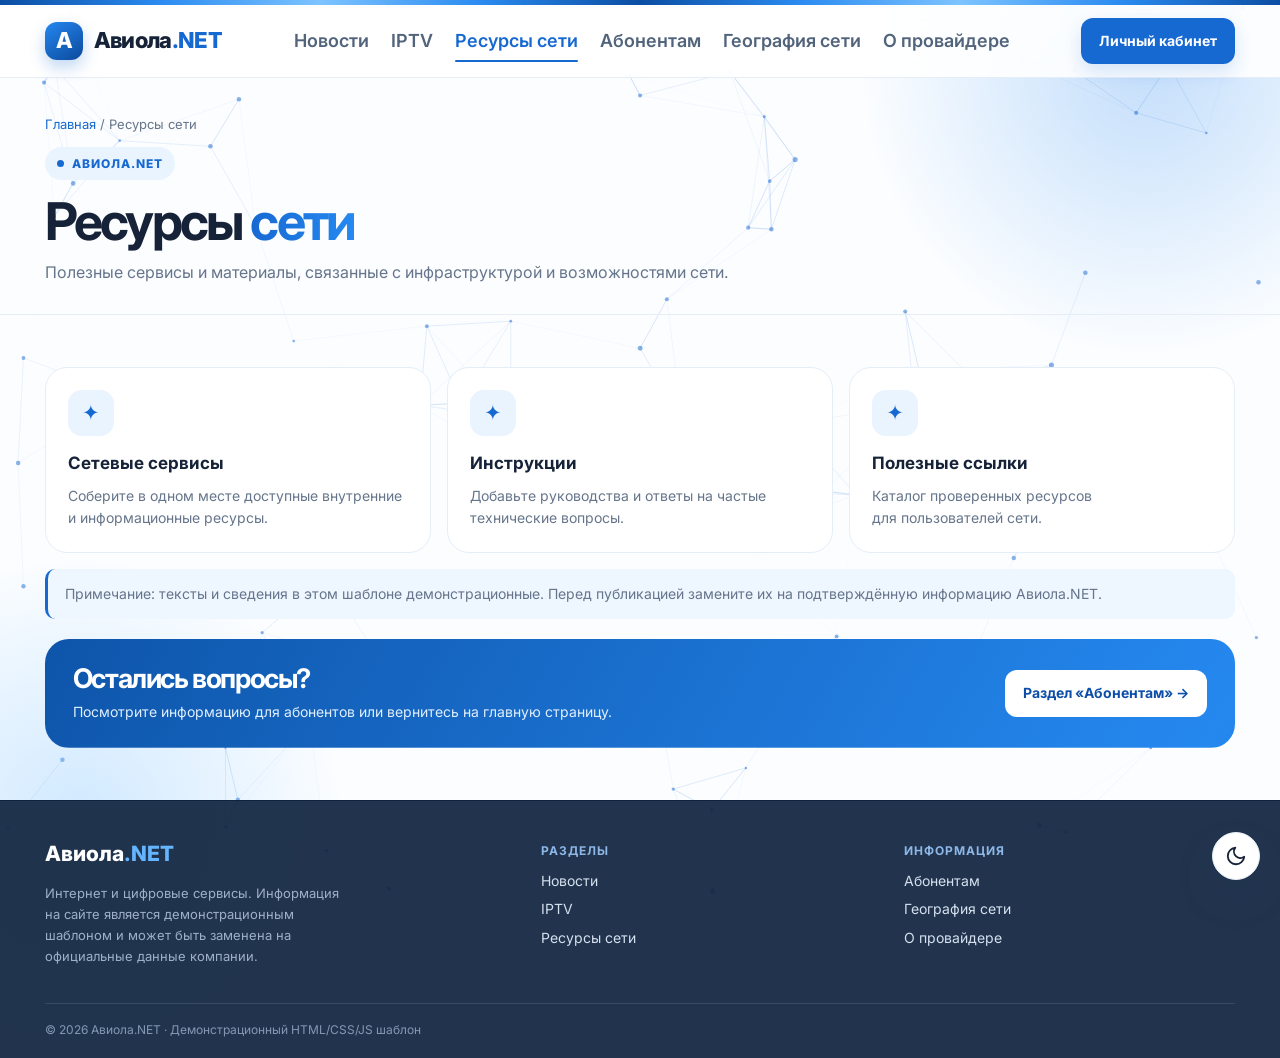
<file: resources.html>
<!doctype html>
<html lang="ru">
<head>
  <meta charset="utf-8">
  <meta name="viewport" content="width=device-width, initial-scale=1">
  <meta name="description" content="Полезные сервисы и материалы, связанные с инфраструктурой и возможностями сети.">
  <meta name="color-scheme" content="light dark">
  <meta name="theme-color" content="#fbfdff">
  <title>Ресурсы сети — Авиола.NET</title>
  <link rel="icon" href="assets/favicon.svg" type="image/svg+xml">
  <link rel="preconnect" href="https://fonts.googleapis.com">
  <link rel="preconnect" href="https://fonts.gstatic.com" crossorigin>
  <link rel="stylesheet" href="https://fonts.googleapis.com/css2?family=Inter:wght@400;500;600;700;800&display=swap">
  <link rel="stylesheet" href="assets/style.css">
  <!-- Ставим сохранённую тему до отрисовки страницы, чтобы не было мигания -->
  <script>
    document.documentElement.classList.add('js');
    try {
      var savedTheme = localStorage.getItem('aviola-theme');
      if (savedTheme === 'light' || savedTheme === 'dark') document.documentElement.dataset.theme = savedTheme;
    } catch (error) {}
  </script>
</head>
<body>
  <div class="topline"></div>

  <header class="site-header">
    <div class="container navbar">
      <a class="brand" href="index.html">
        <span class="brand-mark">А</span>
        <span class="brand-name">Авиола<span>.NET</span></span>
      </a>

      <nav class="site-nav" id="site-nav" aria-label="Основное меню">
        <a href="news.html">Новости</a>
        <a href="iptv.html">IPTV</a>
        <a href="resources.html" aria-current="page">Ресурсы сети</a>
        <a href="subscribers.html">Абонентам</a>
        <a href="geography.html">География сети</a>
        <a href="about.html">О провайдере</a>
        <a class="nav-cta" href="#">Личный кабинет</a>
      </nav>

      <div class="nav-actions">
        <!-- ✏️ ЗАПОЛНИТЬ: вместо "#" вставьте адрес личного кабинета,
             например href="https://cabinet.example.ru". Ссылка встречается два раза:
             здесь и в меню выше (меню используется на телефоне). -->
        <a class="nav-cta" href="#">Личный кабинет</a>
        <button class="menu-toggle" type="button" aria-label="Открыть меню" aria-expanded="false" aria-controls="site-nav">☰</button>
      </div>
    </div>
    <div class="scroll-progress" aria-hidden="true"></div>
  </header>

  <main>
    <!-- ==============================================================
         ✏️ ЗАПОЛНЯТЬ ЗДЕСЬ — Ресурсы сети, шапка страницы
         Заголовок <h1> (слово в <em> выделяется цветом) и абзац под ним — краткое описание раздела.
         ============================================================== -->
    <section class="page-hero">
      <div class="container">
        <div class="breadcrumb"><a href="index.html">Главная</a> / Ресурсы сети</div>
        <span class="eyebrow">Авиола.NET</span>
        <h1>Ресурсы <em>сети</em></h1>
        <p>Полезные сервисы и&nbsp;материалы, связанные с&nbsp;инфраструктурой и&nbsp;возможностями сети.</p>
      </div>
    </section>

    <section class="section">
      <div class="container">
        <!-- ==============================================================
             ✏️ ЗАПОЛНЯТЬ ЗДЕСЬ — Ресурсы сети, карточки
             Здесь можно разместить полезные сервисы и ссылки.
             Ссылку вставляйте прямо в текст: <a href="https://адрес">название</a>.
             Иконку ✦ можно заменить на любой символ или эмодзи.
             Карточки идут по три в ряд, лишние переносятся на новую строку сами.
             &nbsp; в тексте — неразрывный пробел (чтобы предлог не оставался в конце строки). Можно писать и обычным пробелом.
             ============================================================== -->
        <div class="info-grid">
          <article class="info-card" data-reveal>
            <div class="iconbox">✦</div>
            <h3>Сетевые сервисы</h3>
            <p>Соберите в&nbsp;одном месте доступные внутренние и&nbsp;информационные ресурсы.</p>
          </article>
          <article class="info-card" data-reveal>
            <div class="iconbox">✦</div>
            <h3>Инструкции</h3>
            <p>Добавьте руководства и&nbsp;ответы на&nbsp;частые технические вопросы.</p>
          </article>
          <article class="info-card" data-reveal>
            <div class="iconbox">✦</div>
            <h3>Полезные ссылки</h3>
            <p>Каталог проверенных ресурсов для&nbsp;пользователей сети.</p>
          </article>
        </div>

        <!-- ✏️ Серая плашка-примечание: когда замените все тексты настоящими, удалите весь блок notice -->
        <div class="notice" data-reveal>Примечание: тексты и&nbsp;сведения в&nbsp;этом шаблоне демонстрационные. Перед публикацией замените их на&nbsp;подтверждённую информацию Авиола.NET.</div>

        <!-- ✏️ Синий блок внизу: заголовок <h2>, текст <p>, кнопка (адрес в href) -->
        <div class="callout" data-reveal>
          <div>
            <h2>Остались вопросы?</h2>
            <p>Посмотрите информацию для&nbsp;абонентов или&nbsp;вернитесь на&nbsp;главную страницу.</p>
          </div>
          <a class="button" href="subscribers.html">Раздел «Абонентам»&nbsp;→</a>
        </div>
      </div>
    </section>
  </main>

  <footer class="site-footer">
    <div class="container">
      <div class="footer-grid">
        <div>
          <div class="footer-brand">Авиола<span>.NET</span></div>
          <!-- ✏️ ЗАПОЛНИТЬ: короткое описание компании в подвале (замените текст ниже) -->
          <p class="footer-note">Интернет и цифровые сервисы. Информация на сайте является демонстрационным шаблоном и может быть заменена на официальные данные компании.</p>
        </div>
        <!-- ✏️ Ссылки подвала: меняйте текст между <a> и </a> или адрес в href -->
        <div class="footer-col">
          <h4>Разделы</h4>
          <a href="news.html">Новости</a>
          <a href="iptv.html">IPTV</a>
          <a href="resources.html">Ресурсы сети</a>
        </div>
        <div class="footer-col">
          <h4>Информация</h4>
          <a href="subscribers.html">Абонентам</a>
          <a href="geography.html">География сети</a>
          <a href="about.html">О провайдере</a>
        </div>
      </div>
      <!-- ✏️ ЗАПОЛНИТЬ: строка копирайта (год, название, реквизиты) -->
      <div class="copyright">© 2026 Авиола.NET · Демонстрационный HTML/CSS/JS шаблон</div>
    </div>
  </footer>

  <script src="assets/script.js"></script>
</body>
</html>
</file>
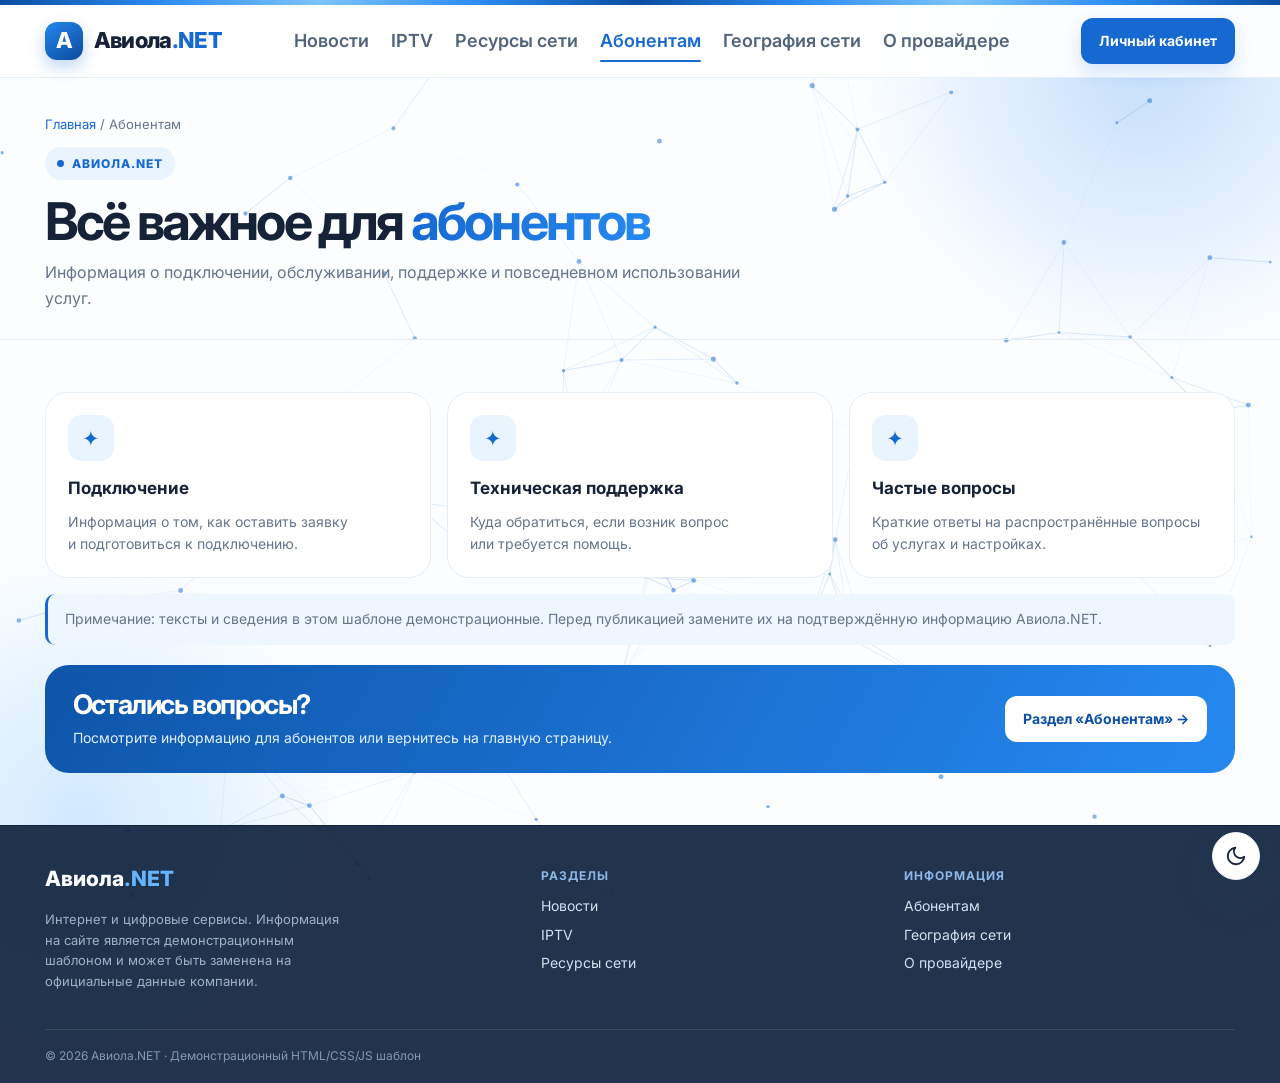
<file: subscribers.html>
<!doctype html>
<html lang="ru">
<head>
  <meta charset="utf-8">
  <meta name="viewport" content="width=device-width, initial-scale=1">
  <meta name="description" content="Информация о подключении, обслуживании, поддержке и повседневном использовании услуг.">
  <meta name="color-scheme" content="light dark">
  <meta name="theme-color" content="#fbfdff">
  <title>Абонентам — Авиола.NET</title>
  <link rel="icon" href="assets/favicon.svg" type="image/svg+xml">
  <link rel="preconnect" href="https://fonts.googleapis.com">
  <link rel="preconnect" href="https://fonts.gstatic.com" crossorigin>
  <link rel="stylesheet" href="https://fonts.googleapis.com/css2?family=Inter:wght@400;500;600;700;800&display=swap">
  <link rel="stylesheet" href="assets/style.css">
  <!-- Ставим сохранённую тему до отрисовки страницы, чтобы не было мигания -->
  <script>
    document.documentElement.classList.add('js');
    try {
      var savedTheme = localStorage.getItem('aviola-theme');
      if (savedTheme === 'light' || savedTheme === 'dark') document.documentElement.dataset.theme = savedTheme;
    } catch (error) {}
  </script>
</head>
<body>
  <div class="topline"></div>

  <header class="site-header">
    <div class="container navbar">
      <a class="brand" href="index.html">
        <span class="brand-mark">А</span>
        <span class="brand-name">Авиола<span>.NET</span></span>
      </a>

      <nav class="site-nav" id="site-nav" aria-label="Основное меню">
        <a href="news.html">Новости</a>
        <a href="iptv.html">IPTV</a>
        <a href="resources.html">Ресурсы сети</a>
        <a href="subscribers.html" aria-current="page">Абонентам</a>
        <a href="geography.html">География сети</a>
        <a href="about.html">О провайдере</a>
        <a class="nav-cta" href="#">Личный кабинет</a>
      </nav>

      <div class="nav-actions">
        <!-- ✏️ ЗАПОЛНИТЬ: вместо "#" вставьте адрес личного кабинета,
             например href="https://cabinet.example.ru". Ссылка встречается два раза:
             здесь и в меню выше (меню используется на телефоне). -->
        <a class="nav-cta" href="#">Личный кабинет</a>
        <button class="menu-toggle" type="button" aria-label="Открыть меню" aria-expanded="false" aria-controls="site-nav">☰</button>
      </div>
    </div>
    <div class="scroll-progress" aria-hidden="true"></div>
  </header>

  <main>
    <!-- ==============================================================
         ✏️ ЗАПОЛНЯТЬ ЗДЕСЬ — Информация абонентам, шапка страницы
         Заголовок <h1> (слово в <em> выделяется цветом) и абзац под ним — краткое описание раздела.
         ============================================================== -->
    <section class="page-hero">
      <div class="container">
        <div class="breadcrumb"><a href="index.html">Главная</a> / Абонентам</div>
        <span class="eyebrow">Авиола.NET</span>
        <h1>Всё важное для&nbsp;<em>абонентов</em></h1>
        <p>Информация о&nbsp;подключении, обслуживании, поддержке и&nbsp;повседневном использовании услуг.</p>
      </div>
    </section>

    <section class="section">
      <div class="container">
        <!-- ==============================================================
             ✏️ ЗАПОЛНЯТЬ ЗДЕСЬ — Информация абонентам, карточки
             Подключение, техподдержка, частые вопросы, телефоны и режим работы.
             Одна карточка — одна тема: заголовок в <h3>, текст в <p>.
             Иконку ✦ можно заменить на любой символ или эмодзи.
             Карточки идут по три в ряд, лишние переносятся на новую строку сами.
             &nbsp; в тексте — неразрывный пробел (чтобы предлог не оставался в конце строки). Можно писать и обычным пробелом.
             ============================================================== -->
        <div class="info-grid">
          <article class="info-card" data-reveal>
            <div class="iconbox">✦</div>
            <h3>Подключение</h3>
            <p>Информация о&nbsp;том, как оставить заявку и&nbsp;подготовиться к&nbsp;подключению.</p>
          </article>
          <article class="info-card" data-reveal>
            <div class="iconbox">✦</div>
            <h3>Техническая поддержка</h3>
            <p>Куда обратиться, если возник вопрос или&nbsp;требуется помощь.</p>
          </article>
          <article class="info-card" data-reveal>
            <div class="iconbox">✦</div>
            <h3>Частые вопросы</h3>
            <p>Краткие ответы на&nbsp;распространённые вопросы об&nbsp;услугах и&nbsp;настройках.</p>
          </article>
        </div>

        <!-- ✏️ Серая плашка-примечание: когда замените все тексты настоящими, удалите весь блок notice -->
        <div class="notice" data-reveal>Примечание: тексты и&nbsp;сведения в&nbsp;этом шаблоне демонстрационные. Перед публикацией замените их на&nbsp;подтверждённую информацию Авиола.NET.</div>

        <!-- ✏️ Синий блок внизу: заголовок <h2>, текст <p>, кнопка (адрес в href) -->
        <div class="callout" data-reveal>
          <div>
            <h2>Остались вопросы?</h2>
            <p>Посмотрите информацию для&nbsp;абонентов или&nbsp;вернитесь на&nbsp;главную страницу.</p>
          </div>
          <a class="button" href="subscribers.html">Раздел «Абонентам»&nbsp;→</a>
        </div>
      </div>
    </section>
  </main>

  <footer class="site-footer">
    <div class="container">
      <div class="footer-grid">
        <div>
          <div class="footer-brand">Авиола<span>.NET</span></div>
          <!-- ✏️ ЗАПОЛНИТЬ: короткое описание компании в подвале (замените текст ниже) -->
          <p class="footer-note">Интернет и цифровые сервисы. Информация на сайте является демонстрационным шаблоном и может быть заменена на официальные данные компании.</p>
        </div>
        <!-- ✏️ Ссылки подвала: меняйте текст между <a> и </a> или адрес в href -->
        <div class="footer-col">
          <h4>Разделы</h4>
          <a href="news.html">Новости</a>
          <a href="iptv.html">IPTV</a>
          <a href="resources.html">Ресурсы сети</a>
        </div>
        <div class="footer-col">
          <h4>Информация</h4>
          <a href="subscribers.html">Абонентам</a>
          <a href="geography.html">География сети</a>
          <a href="about.html">О провайдере</a>
        </div>
      </div>
      <!-- ✏️ ЗАПОЛНИТЬ: строка копирайта (год, название, реквизиты) -->
      <div class="copyright">© 2026 Авиола.NET · Демонстрационный HTML/CSS/JS шаблон</div>
    </div>
  </footer>

  <script src="assets/script.js"></script>
</body>
</html>
</file>
<file: assets/style.css>
/* ==========================================================================
   Авиола.NET — стили сайта
   Оглавление: 1. Тема  2. База  3. Шапка  4. Кнопки  5. Первый экран
   6. Секции и карточки  7. Подвал  8. Переключатель темы  9. Анимации
   10. Адаптив
   ========================================================================== */


/* 1. Тема ------------------------------------------------------------------
   Светлая тема по умолчанию. Тёмная включается двумя способами:
   — автоматически, если в системе выбрана тёмная тема;
   — вручную, кнопкой в углу (скрипт ставит data-theme на <html>).
   Блок с тёмными цветами повторён дважды — это нормально для чистого CSS.   */

:root {
  color-scheme: light;

  --bg: #fbfdff;
  --surface: #fff;
  --soft-overlay: rgba(243, 248, 254, .72);
  --tint: #eaf4ff;

  --text: #152238;
  --muted: #66758b;
  --nav-text: #52647b;
  --line: #e5edf6;

  --accent: #1769d2;
  --btn: #1769d2;
  --btn-hover: #0d4fa8;
  --btn-shadow: rgba(23, 105, 210, .16);
  --secondary-border: #d8e7f8;
  --card-hover-border: #c8def7;

  --header-bg: rgba(255, 255, 255, .88);
  --notice-bg: #eef6ff;
  --shadow: 0 18px 48px rgba(25, 67, 117, .09);
  --radius: 1.375rem;

  --glow-a: rgba(43, 139, 240, .26);
  --glow-b: rgba(125, 196, 255, .34);
  --net-rgb: 23, 105, 210;

  --em-2: #2589f0;
  --spot: rgba(23, 105, 210, .10);
  --header-shadow: 0 10px 30px rgba(25, 67, 117, .10);

  --callout-from: #0e55aa;
  --callout-to: #2588ef;
  --footer-bg: rgba(16, 35, 62, .92);
  --footer-edge: #10233e;
}

@media (prefers-color-scheme: dark) {
  :root:not([data-theme="light"]) {
    color-scheme: dark;

    --bg: #131d31;
    --surface: #1b2842;
    --soft-overlay: rgba(23, 34, 56, .7);
    --tint: #223760;

    --text: #ebf1fa;
    --muted: #aebdd2;
    --nav-text: #c2cee1;
    --line: #2c3c5c;

    --accent: #7fbfff;
    --btn: #2272ea;
    --btn-hover: #1c63cf;
    --btn-shadow: rgba(0, 0, 0, .3);
    --secondary-border: #38548a;
    --card-hover-border: #3f629a;

    --header-bg: rgba(19, 29, 49, .82);
    --notice-bg: #1a2945;
    --shadow: 0 18px 48px rgba(0, 0, 0, .32);

    --glow-a: rgba(45, 125, 240, .32);
    --glow-b: rgba(70, 170, 255, .18);
    --net-rgb: 127, 191, 255;

    --em-2: #a5e2ff;
    --spot: rgba(127, 191, 255, .13);
    --header-shadow: 0 10px 30px rgba(0, 0, 0, .35);

    --callout-from: #0d4a9a;
    --callout-to: #2277d8;
    --footer-bg: rgba(12, 20, 36, .92);
    --footer-edge: #2c3c5c;
  }
}

:root[data-theme="dark"] {
  color-scheme: dark;

  --bg: #131d31;
  --surface: #1b2842;
  --soft-overlay: rgba(23, 34, 56, .7);
  --tint: #223760;

  --text: #ebf1fa;
  --muted: #aebdd2;
  --nav-text: #c2cee1;
  --line: #2c3c5c;

  --accent: #7fbfff;
  --btn: #2272ea;
  --btn-hover: #1c63cf;
  --btn-shadow: rgba(0, 0, 0, .3);
  --secondary-border: #38548a;
  --card-hover-border: #3f629a;

  --header-bg: rgba(19, 29, 49, .82);
  --notice-bg: #1a2945;
  --shadow: 0 18px 48px rgba(0, 0, 0, .32);

  --glow-a: rgba(45, 125, 240, .32);
  --glow-b: rgba(70, 170, 255, .18);
  --net-rgb: 127, 191, 255;

  --em-2: #a5e2ff;
  --spot: rgba(127, 191, 255, .13);
  --header-shadow: 0 10px 30px rgba(0, 0, 0, .35);

  --callout-from: #0d4a9a;
  --callout-to: #2277d8;
  --footer-bg: rgba(12, 20, 36, .92);
  --footer-edge: #2c3c5c;
}


/* 2. База ----------------------------------------------------------------- */

*,
*::before,
*::after {
  box-sizing: border-box;
}

html {
  /* Все размеры сайта заданы в rem. Базовый размер постоянный, поэтому текст и блоки
     не раздуваются на больших мониторах: контент просто центрируется (макс. 86rem) */
  font-size: 16px;
  scroll-behavior: smooth;
}

body {
  margin: 0;
  font-family: Inter, system-ui, -apple-system, "Segoe UI", Arial, sans-serif;
  color: var(--text);
  background: var(--bg);
  line-height: 1.6;

  /* Подвал всегда прижат к низу окна, даже если на странице мало контента */
  min-height: 100vh;
  min-height: 100dvh;
  display: flex;
  flex-direction: column;
}

main {
  flex: 1 0 auto;
}

a {
  color: inherit;
  text-decoration: none;
}

:focus-visible {
  outline: 3px solid var(--accent);
  outline-offset: 3px;
  border-radius: 0.375rem;
}

.container {
  width: min(86rem, calc(100% - clamp(2.5rem, 7vw, 10rem)));
  margin: 0 auto;
}

h1 {
  font-size: clamp(2.375rem, 5vw, 3.875rem);
  line-height: 1.08;
  letter-spacing: -0.175rem;
  margin: 1rem 0 0.875rem;
  max-width: 45rem;
}

h1 em {
  font-style: normal;
  color: var(--accent);
}

h2 {
  font-size: clamp(1.75rem, 3.5vw, 2.5rem);
  letter-spacing: -1.4px;
  line-height: 1.15;
  margin: 0 0 0.625rem;
}

.eyebrow {
  display: inline-flex;
  align-items: center;
  gap: 0.5rem;
  padding: 0.4375rem 0.75rem;
  border-radius: 1.875rem;
  background: var(--tint);
  color: var(--accent);
  font-size: 0.75rem;
  font-weight: 800;
  letter-spacing: 1px;
  text-transform: uppercase;
}

/* Бейдж над заголовком секции: без отступа он прилипает к тексту */
.section-head .eyebrow {
  margin-bottom: 0.875rem;
}

.eyebrow::before {
  content: "";
  width: 0.4375rem;
  height: 0.4375rem;
  border-radius: 50%;
  background: var(--accent);
}


/* 3. Шапка ---------------------------------------------------------------- */

.topline {
  height: 0.3125rem;
  background: linear-gradient(90deg, #0b4da2, #2b8bf0, #7dc4ff, #2b8bf0, #0b4da2) 0 0 / 50% 100% repeat-x;
}

.site-header {
  position: sticky;
  top: 0;
  z-index: 10;
  background: var(--header-bg);
  border-bottom: 1px solid var(--line);
  -webkit-backdrop-filter: blur(14px);
  backdrop-filter: blur(14px);
}

.navbar {
  min-height: 4.5rem;
  display: flex;
  align-items: center;
  justify-content: space-between;
  gap: 1.5rem;
}

.brand {
  display: flex;
  align-items: center;
  gap: 0.6875rem;
  font-weight: 800;
  font-size: 1.375rem;
  letter-spacing: -.7px;
  white-space: nowrap;
}

.brand-mark {
  width: 2.375rem;
  height: 2.375rem;
  border-radius: 0.75rem;
  background: linear-gradient(145deg, #2487f0, #0c4a9c);
  display: grid;
  place-items: center;
  color: #fff;
  font-weight: 800;
  box-shadow: 0 7px 16px rgba(23, 105, 210, .27);
}

.brand-name span {
  color: var(--accent);
}

.site-nav {
  display: flex;
  align-items: center;
  gap: 1.375rem;
}

.site-nav a {
  font-size: 1.125rem;
  font-weight: 600;
  color: var(--nav-text);
  transition: color .2s;
}

.site-nav a:hover,
.site-nav a[aria-current="page"] {
  color: var(--accent);
}

/* Кнопка «Личный кабинет» внутри меню нужна только на узких экранах */
.site-nav .nav-cta {
  display: none;
  color: #fff;
}

.site-nav .nav-cta:hover {
  color: #fff;
}

.nav-actions {
  display: flex;
  align-items: center;
  gap: 0.625rem;
}

.menu-toggle {
  display: none;
  width: 2.75rem;
  height: 2.75rem;
  padding: 0;
  border: 1px solid var(--line);
  border-radius: 0.625rem;
  background: var(--surface);
  color: var(--text);
  font-size: 1.25rem;
  line-height: 1;
  cursor: pointer;
}


/* 4. Кнопки --------------------------------------------------------------- */

.nav-cta,
.button {
  display: inline-flex;
  align-items: center;
  justify-content: center;
  padding: 0.75rem 1.125rem;
  border: 0;
  border-radius: 0.75rem;
  background: var(--btn);
  color: #fff;
  font-size: 0.875rem;
  font-weight: 700;
  white-space: nowrap;
  box-shadow: 0 8px 18px var(--btn-shadow);
  cursor: pointer;
  transition: background-color .2s, transform .2s;
}

.nav-cta:hover,
.button:hover {
  background: var(--btn-hover);
}

.button.secondary {
  background: var(--surface);
  color: var(--accent);
  border: 1px solid var(--secondary-border);
  box-shadow: none;
}

.button.secondary:hover {
  background: var(--tint);
}


/* 5. Первый экран --------------------------------------------------------- */

.hero {
  padding: 3.25rem 0 2.75rem;
}

.page-hero {
  padding: 2.25rem 0 1.75rem;
  border-bottom: 1px solid var(--line);
}

/* Фон страницы: холст с узлами (создаёт script.js) и два светлых пятна.
   Всё закреплено за окном и лежит под контентом, поэтому анимация видна на всей странице. */
.net-canvas {
  position: fixed;
  inset: 0;
  z-index: -1;
  width: 100%;
  height: 100%;
  pointer-events: none;
}

body::before,
body::after {
  content: "";
  position: fixed;
  z-index: -1;
  aspect-ratio: 1;
  border-radius: 50%;
  pointer-events: none;
}

body::before {
  width: max(36rem, 46vw);
  top: -14rem;
  right: -10rem;
  background: radial-gradient(circle, var(--glow-a), transparent 68%);
}

body::after {
  width: max(34rem, 42vw);
  bottom: -12rem;
  left: -12rem;
  background: radial-gradient(circle, var(--glow-b), transparent 68%);
}

.hero-grid {
  display: grid;
  grid-template-columns: 1.15fr .85fr;
  align-items: center;
  gap: 2.5rem;
}

.lead {
  font-size: 1.0625rem;
  color: var(--muted);
  max-width: 38.125rem;
  margin: 0 0 1.375rem;
}

.hero-actions {
  display: flex;
  flex-wrap: wrap;
  gap: 0.75rem;
}

.visual {
  position: relative;
  min-height: 18rem;
  padding: 1.625rem;
  border-radius: 1.875rem;
  background: linear-gradient(145deg, #0c4d9e, #1b80e8);
  color: #fff;
  overflow: hidden;
  box-shadow: 0 28px 65px rgba(20, 90, 163, .2);
}

.visual::before,
.visual::after {
  content: "";
  position: absolute;
  width: 22.5rem;
  height: 22.5rem;
  right: -6.25rem;
  top: -7.5rem;
  border: 1px solid rgba(255, 255, 255, .22);
  border-radius: 50%;
}

.visual::after {
  width: 15rem;
  height: 15rem;
  right: -2.5rem;
  top: -3.75rem;
}

.signal {
  position: absolute;
  inset: -1.875rem;
  opacity: .18;
  background: repeating-linear-gradient(135deg, transparent 0 18px, #fff 19px 20px);
}

.visual-content {
  position: relative;
  z-index: 1;
}

.visual-kicker {
  font-size: 0.75rem;
  font-weight: 700;
  letter-spacing: 1.5px;
  text-transform: uppercase;
  opacity: .75;
}

.visual-title {
  max-width: 16.875rem;
  margin: 0.625rem 0 1.375rem;
  font-size: 1.9375rem;
  font-weight: 800;
  line-height: 1.15;
}

.stat-row {
  display: flex;
  gap: 0.75rem;
}

.stat {
  min-width: 7rem;
  padding: 0.8125rem 0.9375rem;
  border: 1px solid rgba(255, 255, 255, .21);
  border-radius: 0.9375rem;
  background: rgba(255, 255, 255, .11);
}

.stat strong {
  display: block;
  font-size: 1.4375rem;
}

.stat small {
  font-size: 0.75rem;
  opacity: .85;
}


/* 6. Секции и карточки ---------------------------------------------------- */

.section {
  padding: 3.25rem 0;
}

.section.soft {
  background: var(--soft-overlay);
}

.section-head {
  display: flex;
  align-items: end;
  justify-content: space-between;
  gap: 1.25rem;
  margin-bottom: 1.25rem;
}

.section-head p {
  max-width: 36.875rem;
  margin: 0;
  color: var(--muted);
}

.cards,
.info-grid {
  display: grid;
  grid-template-columns: repeat(3, 1fr);
  gap: 1rem;
}

.card,
.info-card {
  background: var(--surface);
  border: 1px solid var(--line);
  border-radius: var(--radius);
  padding: 1.375rem;
}

.card {
  box-shadow: var(--shadow);
  transition: transform .22s, border-color .22s;
}

.card:hover {
  border-color: var(--card-hover-border);
}

.iconbox {
  display: grid;
  place-items: center;
  width: 2.875rem;
  height: 2.875rem;
  margin-bottom: 0.875rem;
  border-radius: 0.875rem;
  background: var(--tint);
  color: var(--accent);
  font-size: 1.3125rem;
}

.card h3 {
  margin: 0 0 0.5625rem;
  font-size: 1.125rem;
  letter-spacing: -.4px;
}

.info-card h3 {
  margin: 0 0 0.5rem;
  font-size: 1.0625rem;
}

.card p {
  margin: 0 0 0.75rem;
  color: var(--muted);
  font-size: 0.875rem;
}

.info-card p {
  margin: 0;
  color: var(--muted);
  font-size: 0.875rem;
}

.arrowlink {
  font-size: 0.875rem;
  font-weight: 800;
  color: var(--accent);
}

.breadcrumb {
  margin-bottom: 0.75rem;
  font-size: 0.8125rem;
  color: var(--muted);
}

.breadcrumb a {
  color: var(--accent);
}

.page-hero h1 {
  /* верхний отступ нужен, чтобы бейдж не прилипал к заголовку */
  margin: 0.875rem 0 0.625rem;
  font-size: clamp(2.25rem, 4.5vw, 3.25rem);
}

.page-hero p {
  max-width: 43.75rem;
  margin: 0;
  font-size: 1rem;
  color: var(--muted);
}

.notice {
  margin-top: 1rem;
  padding: 0.875rem 1.0625rem;
  border-left: 3px solid var(--accent);
  border-radius: 0.625rem;
  background: var(--notice-bg);
  color: var(--muted);
  font-size: 0.875rem;
}

.callout {
  display: flex;
  align-items: center;
  justify-content: space-between;
  gap: 1.5rem;
  padding: 1.5rem 1.75rem;
  border-radius: 1.5rem;
  background: linear-gradient(120deg, var(--callout-from), var(--callout-to), var(--callout-from)) 0 50% / 200% 100%;
  color: #fff;
}

/* Отступ сверху только если блок идёт после другого контента */
.container > * + .callout {
  margin-top: 1.25rem;
}

.callout h2 {
  margin: 0 0 0.4375rem;
  font-size: 1.6875rem;
}

.callout p {
  margin: 0;
  font-size: 0.875rem;
  color: #e0efff;
}

.callout .button {
  background: #fff;
  color: #0d4fa8;
  box-shadow: none;
}

.callout .button:hover {
  background: #eaf4ff;
}


/* 7. Подвал --------------------------------------------------------------- */

.site-footer {
  padding: 2.25rem 0 1.125rem;
  background: var(--footer-bg);
  border-top: 1px solid var(--footer-edge);
  color: #fff;
}

.footer-grid {
  display: grid;
  grid-template-columns: 1.4fr 1fr 1fr;
  gap: 2rem;
}

.footer-brand {
  font-size: 1.3125rem;
  font-weight: 800;
}

.footer-brand span {
  color: #65b4ff;
}

.footer-note {
  max-width: 19.375rem;
  font-size: 0.8125rem;
  color: #9eb0c8;
}

.footer-col h4 {
  margin: 0.25rem 0 0.625rem;
  font-size: 0.75rem;
  letter-spacing: 1px;
  text-transform: uppercase;
  color: #8db7e7;
}

.footer-col a {
  display: block;
  margin: 0.375rem 0;
  font-size: 0.875rem;
  color: #d5e1ef;
}

.footer-col a:hover {
  color: #fff;
}

.copyright {
  margin-top: 1.5rem;
  padding-top: 1rem;
  border-top: 1px solid rgba(255, 255, 255, .11);
  font-size: 0.75rem;
  color: #8498b4;
}


/* 8. Переключатель темы --------------------------------------------------- */

.theme-toggle {
  position: fixed;
  right: 1.25rem;
  bottom: 1.25rem;
  z-index: 20;
  display: grid;
  place-items: center;
  width: 3rem;
  height: 3rem;
  padding: 0;
  border: 1px solid var(--line);
  border-radius: 50%;
  background: var(--surface);
  color: var(--text);
  box-shadow: var(--shadow);
  cursor: pointer;
  transition: transform .2s;
}


.theme-toggle svg {
  grid-area: 1 / 1;
  width: 1.375rem;
  height: 1.375rem;
  transition: transform .4s ease, opacity .3s ease;
}

/* Показываем иконку того, на что тема переключится */
.theme-toggle[data-current="dark"] .icon-moon,
.theme-toggle[data-current="light"] .icon-sun {
  opacity: 0;
  transform: rotate(-90deg) scale(.5);
}


/* Приподнимание при наведении — только для устройств с мышью,
   иначе на телефоне эффект «залипает» после касания */
@media (hover: hover) {
  .nav-cta:hover,
  .button:hover {
    transform: translateY(-1px);
  }

  .card:hover {
    transform: translateY(-4px);
  }

  .theme-toggle:hover {
    transform: translateY(-2px) rotate(8deg);
  }
}


/* 9. Анимации фона --------------------------------------------------------
   Всё на transform и opacity, чтобы не нагружать страницу.
   Для тех, у кого в системе включено «уменьшить движение», анимации выключены. */

@media (prefers-reduced-motion: no-preference) {
  .topline {
    animation: topline-flow 8s linear infinite;
  }

  body::before {
    animation: drift-a 24s ease-in-out infinite;
  }

  body::after {
    animation: drift-b 30s ease-in-out infinite;
  }

  .visual::before {
    animation: ring-pulse 6s ease-out infinite;
  }

  .visual::after {
    animation: ring-pulse 6s ease-out 3s infinite;
  }

  .signal {
    animation: stripes-slide 2.4s linear infinite;
  }

  .callout {
    animation: callout-shift 12s ease-in-out infinite alternate;
  }
}

@keyframes topline-flow {
  to { background-position-x: 100%; }
}

@keyframes drift-a {
  0%, 100% { transform: translate(0, 0) scale(1); }
  50%      { transform: translate(-90px, 60px) scale(1.15); }
}

@keyframes drift-b {
  0%, 100% { transform: translate(0, 0) scale(1); }
  50%      { transform: translate(110px, -40px) scale(.9); }
}

@keyframes ring-pulse {
  0%   { transform: scale(.8); opacity: 0; }
  25%  { opacity: 1; }
  100% { transform: scale(1.2); opacity: 0; }
}

/* Сдвиг ровно на один период полос (20px по диагонали), поэтому шва не видно */
@keyframes stripes-slide {
  to { transform: translate(14.14px, 14.14px); }
}

@keyframes callout-shift {
  to { background-position: 100% 50%; }
}


/* 9б. Эффекты ---------------------------------------------------------------- */

/* Ссылки меню: линия подчёркивания выезжает слева */
.site-nav a {
  position: relative;
}

.site-nav a::before {
  content: "";
  position: absolute;
  left: 0;
  right: 0;
  bottom: -0.4rem;
  height: 2px;
  border-radius: 2px;
  background: var(--accent);
  transform: scaleX(0);
  transform-origin: left;
  transition: transform .28s ease;
}

.site-nav a:hover::before,
.site-nav a[aria-current="page"]::before {
  transform: scaleX(1);
}

.site-nav .nav-cta::before {
  display: none;
}

/* Шапка: тень после прокрутки и тонкая полоса прогресса чтения */
.site-header {
  transition: box-shadow .25s ease;
}

.site-header.is-scrolled {
  box-shadow: var(--header-shadow);
}

.scroll-progress {
  position: absolute;
  left: 0;
  bottom: -1px;
  width: 100%;
  height: 2px;
  background: linear-gradient(90deg, #2b8bf0, #7dc4ff);
  transform: scaleX(var(--progress, 0));
  transform-origin: left;
  pointer-events: none;
}

/* Кнопки: блик пробегает по кнопке при наведении */
.nav-cta,
.button {
  position: relative;
  overflow: hidden;
}

.nav-cta::after,
.button::after {
  content: "";
  position: absolute;
  inset: 0;
  background: linear-gradient(110deg, transparent 30%, rgba(255, 255, 255, .38) 50%, transparent 70%);
  transform: translateX(-120%);
  transition: transform .65s ease;
  pointer-events: none;
}

.button.secondary::after {
  display: none;
}

/* Заголовок: выделенное слово переливается */
h1 em {
  color: var(--accent);
}

@supports ((-webkit-background-clip: text) or (background-clip: text)) {
  h1 em {
    background: linear-gradient(90deg, var(--accent), var(--em-2), var(--accent)) 0 0 / 200% 100% repeat-x;
    -webkit-background-clip: text;
    background-clip: text;
    -webkit-text-fill-color: transparent;
    color: transparent;
  }
}

/* Карточки: свет следует за курсором, иконка слегка поворачивается */
.card,
.info-card {
  position: relative;
}

.card::before,
.info-card::before {
  content: "";
  position: absolute;
  inset: 0;
  border-radius: inherit;
  background: radial-gradient(22rem circle at var(--mx, 50%) var(--my, 50%), var(--spot), transparent 60%);
  opacity: 0;
  transition: opacity .3s ease;
  pointer-events: none;
}

.iconbox {
  transition: transform .3s ease;
}

@media (hover: hover) {
  .nav-cta:hover::after,
  .button:hover::after {
    transform: translateX(120%);
  }

  .card:hover::before,
  .info-card:hover::before {
    opacity: 1;
  }

  .card:hover .iconbox {
    transform: scale(1.1) rotate(-6deg);
  }
}

/* Появление блоков при прокрутке (класс js ставится в <head>, поэтому без скриптов всё видно) */
.js [data-reveal] {
  opacity: 0;
  transform: translateY(1.5rem);
  transition: opacity .6s ease, transform .6s ease;
}

.js [data-reveal].is-visible {
  opacity: 1;
  transform: none;
}

@media (prefers-reduced-motion: reduce) {
  .js [data-reveal] {
    opacity: 1;
    transform: none;
    transition: none;
  }
}

@media (prefers-reduced-motion: no-preference) {
  .eyebrow::before {
    animation: dot-pulse 2.4s ease-out infinite;
  }

  h1 em {
    animation: em-flow 7s linear infinite;
  }

  /* Первый экран плавно «въезжает» один раз при загрузке */
  .hero-grid > :first-child,
  .page-hero > .container {
    animation: rise .8s ease both;
  }

  .hero-grid > .visual {
    animation: rise .9s .15s ease both;
  }
}

@keyframes rise {
  from { opacity: 0; transform: translateY(1.25rem); }
}

@keyframes em-flow {
  to { background-position-x: 200%; }
}

@keyframes dot-pulse {
  0%   { box-shadow: 0 0 0 0 color-mix(in srgb, var(--accent) 55%, transparent); }
  100% { box-shadow: 0 0 0 0.5rem transparent; }
}


/* 10. Адаптив ------------------------------------------------------------- */

@media (max-width: 1160px) {
  .menu-toggle {
    display: block;
  }

  .site-nav {
    display: none;
    position: absolute;
    top: 100%;
    left: 0;
    right: 0;
    flex-direction: column;
    align-items: stretch;
    gap: 0.125rem;
    padding: 0.75rem 1.25rem 1.25rem;
    background: var(--surface);
    border-bottom: 1px solid var(--line);
    box-shadow: var(--shadow);
  }

  .site-nav.open {
    display: flex;
  }

  .site-nav a::before {
    display: none;
  }

  .site-nav a {
    padding: 0.6875rem 0.25rem;
    font-size: 1rem;
  }

  .hero-grid {
    gap: 1.75rem;
  }

  .cards,
  .info-grid {
    grid-template-columns: repeat(2, 1fr);
  }
}

@media (max-width: 700px) {
  .navbar {
    min-height: 4.25rem;
  }

  .hero {
    padding: 2.25rem 0;
  }

  .hero-grid {
    grid-template-columns: 1fr;
  }

  .visual {
    min-height: 16.875rem;
  }

  .section {
    padding: 2.25rem 0;
  }

  .section-head {
    display: block;
  }

  .cards,
  .info-grid {
    grid-template-columns: 1fr;
  }

  .footer-grid {
    grid-template-columns: 1fr 1fr;
  }

  .footer-grid > div:first-child {
    grid-column: 1 / -1;
  }

  .callout {
    display: block;
  }

  .callout .button {
    margin-top: 1.25rem;
  }

  h1 {
    letter-spacing: -0.1125rem;
  }
}

/* На самых узких экранах кнопка «Личный кабинет» переезжает в меню */
@media (max-width: 520px) {
  .nav-actions .nav-cta {
    display: none;
  }

  .site-nav .nav-cta {
    display: inline-flex;
    margin-top: 0.625rem;
  }
}

@media (max-width: 420px) {
  .container {
    width: min(100% - 1.75rem, 72.5rem);
  }

  .footer-grid {
    grid-template-columns: 1fr;
  }

  .footer-grid > div:first-child {
    grid-column: auto;
  }

  .stat-row {
    flex-wrap: wrap;
  }

  .theme-toggle {
    right: 0.875rem;
    bottom: 0.875rem;
  }
}
</file>
